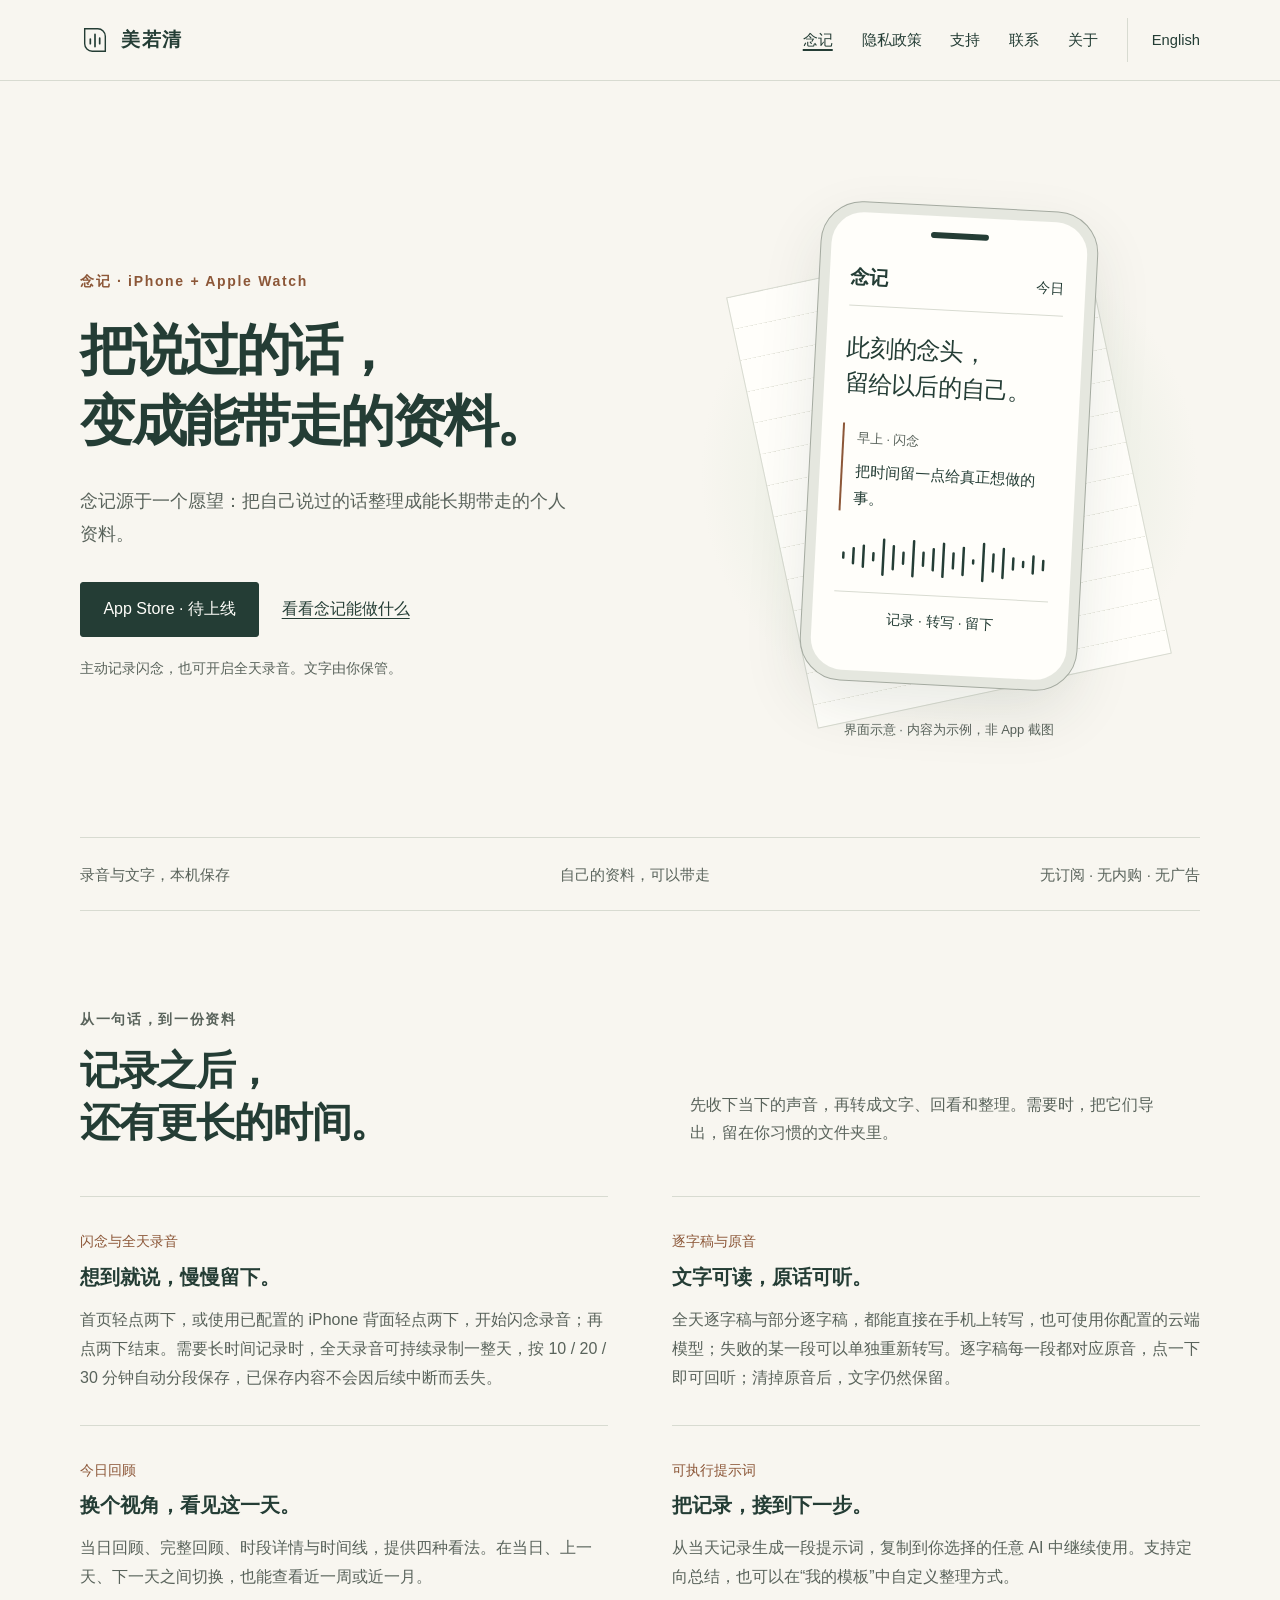
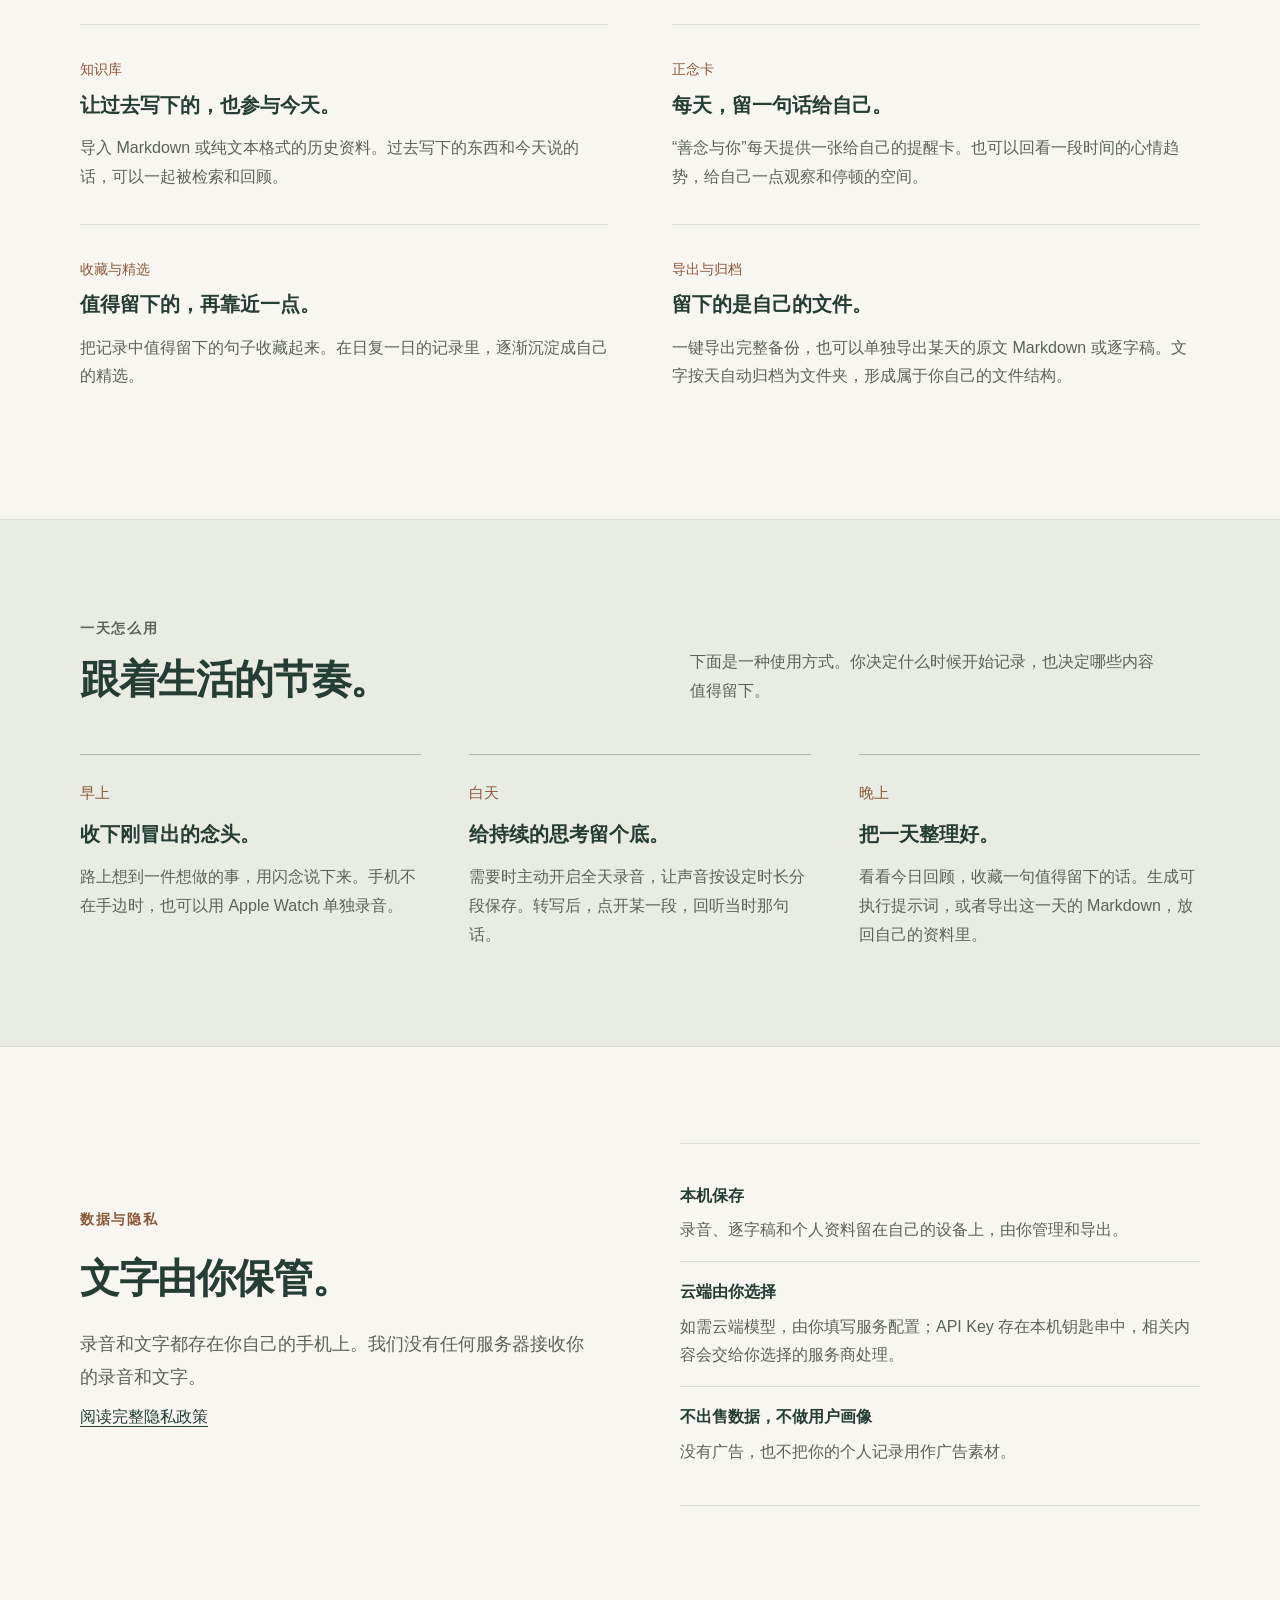
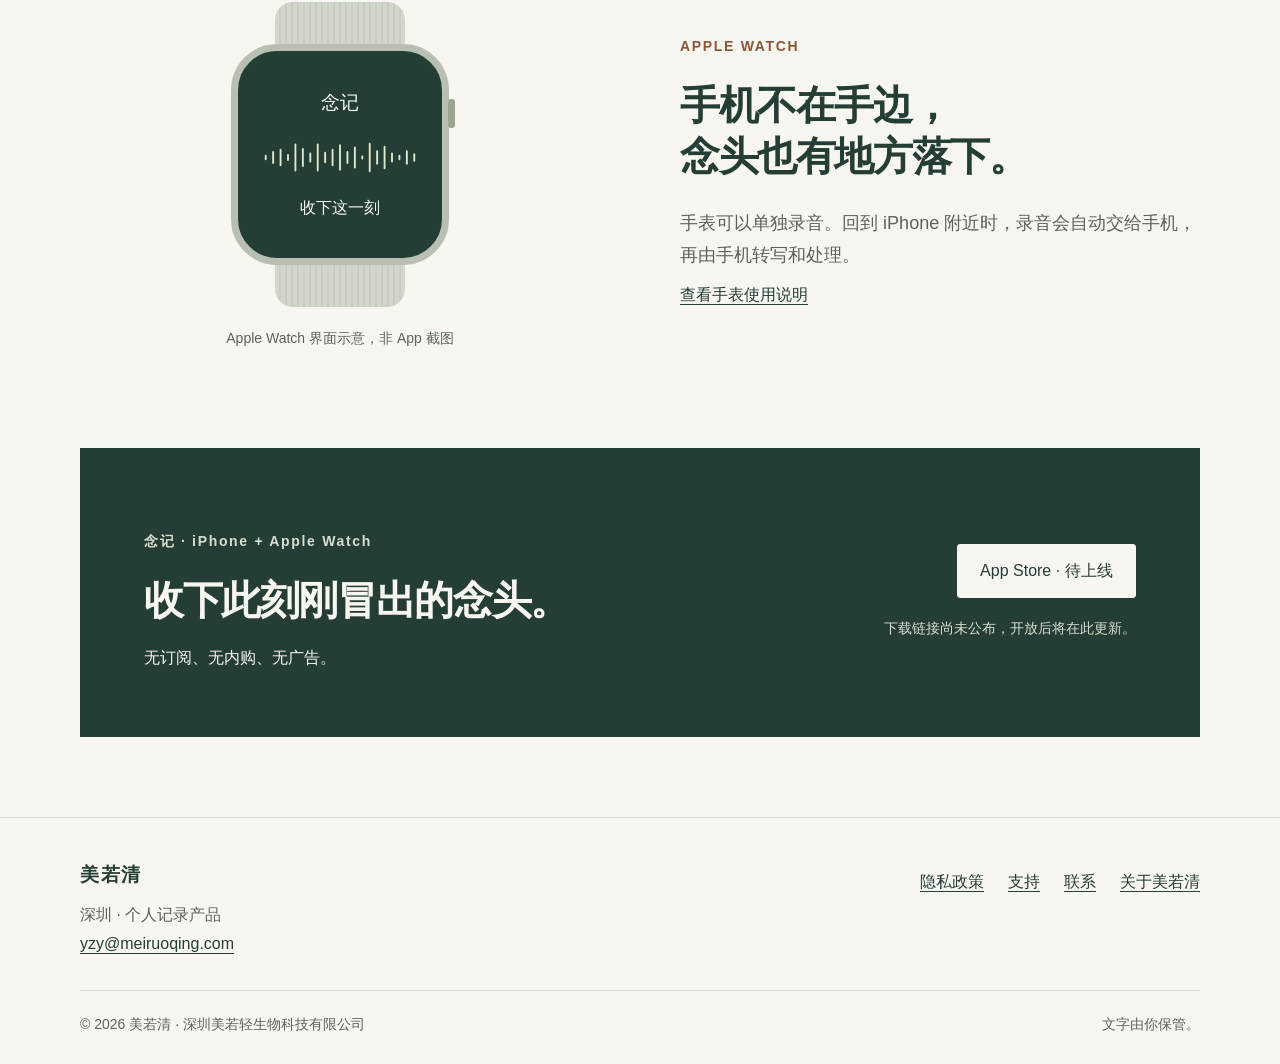
<file: index.html>
<!doctype html>
<html lang="zh-CN">
<head>
  <meta charset="utf-8">
  <meta name="viewport" content="width=device-width, initial-scale=1">
  <title>念记 — 把说过的话变成能带走的资料 · 美若清</title>
  <meta name="description" content="念记是美若清的 iPhone 与 Apple Watch 个人记录 App。主动记录闪念与全天录音，转写、回顾、收藏、导出，文字由你保管。无订阅、无内购、无广告。">
  <meta property="og:title" content="念记 — 把说过的话变成能带走的资料 · 美若清">
  <meta property="og:description" content="念记是美若清的 iPhone 与 Apple Watch 个人记录 App。主动记录闪念与全天录音，转写、回顾、收藏、导出，文字由你保管。无订阅、无内购、无广告。">
  <meta property="og:type" content="website">
  <meta property="og:site_name" content="美若清">
  <meta name="theme-color" content="#f8f6f0">
  <link rel="icon" href="icon.svg" type="image/svg+xml">
  <link rel="stylesheet" href="styles.css">
  <script src="script.js" defer></script>
</head>
<body>
  <a class="skip-link" href="#main">跳至主要内容</a>
  <header class="site-header">
    <div class="wrap header-inner">
      <a class="brand" href="index.html" aria-label="美若清首页">
        <svg viewBox="0 0 32 32" fill="none" aria-hidden="true"><path d="M5 4h14a8 8 0 0 1 8 8v16H13a8 8 0 0 1-8-8V4Z" stroke="currentColor" stroke-width="1.5"/><path d="M11 15v5m5-10v13m5-9v6" stroke="currentColor" stroke-width="1.8" stroke-linecap="round"/></svg>
        <span lang="zh-CN">美若清</span>
      </a>
      <button class="nav-toggle" type="button" aria-expanded="false" aria-controls="site-nav">菜单</button>
      <nav class="site-nav" id="site-nav" aria-label="主要导航">
        <a href="index.html" aria-current="page">念记</a>
        <a href="privacy.html">隐私政策</a>
        <a href="support.html">支持</a>
        <a href="contact.html">联系</a>
        <a href="about.html">关于</a>
        <a class="language" href="en.html" lang="en" hreflang="en">English</a>
      </nav>
    </div>
  </header>
  <main id="main" tabindex="-1">
    <section class="wrap hero" aria-labelledby="hero-heading">
      <div>
        <p class="eyebrow">念记 · iPhone + Apple Watch</p>
        <h1 id="hero-heading">把说过的话，<br>变成能带走的资料。</h1>
        <p class="lead">念记源于一个愿望：把自己说过的话整理成能长期带走的个人资料。</p>
        <div class="hero-actions">
          <!-- 上线后替换为真实链接，同时移除 data-pending，并更新按钮及提示文字。 -->
          <a class="button" href="#" data-pending="app-store">App Store · 待上线</a>
          <a class="text-link" href="#features">看看念记能做什么</a>
        </div>
        <p class="note">主动记录闪念，也可开启全天录音。文字由你保管。</p>
      </div>
      <figure class="visual">
        <div class="paper-sheet" aria-hidden="true"></div>
        <div class="phone" aria-hidden="true">
          <div class="phone-screen">
            <div class="phone-speaker"></div>
            <div class="mock-top"><strong>念记</strong><span>今日</span></div>
            <p class="mock-title">此刻的念头，<br>留给以后的自己。</p>
            <div class="mock-entry"><small>早上 · 闪念</small><p>把时间留一点给真正想做的事。</p></div>
            <svg class="wave" viewBox="0 0 210 45" fill="none" aria-hidden="true"><path d="M5 20v5m10-10v15m10-18v21m10-14v7m10-21v35m10-29v23m10-17v11m10-23v35m10-24v13m10-17v21m10-27v33m10-24v15m10-21v27m10-15v3m10-20v37m10-27v17m10-23v29m10-20v11m10-8v5m10-11v17m10-13v9" stroke="currentColor" stroke-width="2.5" stroke-linecap="round"/></svg>
            <div class="mock-action">记录 · 转写 · 留下</div>
          </div>
        </div>
        <figcaption>界面示意 · 内容为示例，非 App 截图</figcaption>
      </figure>
    </section>
    <div class="wrap principles" aria-label="产品原则">
      <span>录音与文字，本机保存</span><span>自己的资料，可以带走</span><span>无订阅 · 无内购 · 无广告</span>
    </div>
    <section class="wrap section" id="features" aria-labelledby="features-heading">
      <div class="section-heading">
        <div><p class="eyebrow">从一句话，到一份资料</p><h2 id="features-heading">记录之后，<br>还有更长的时间。</h2></div>
        <p>先收下当下的声音，再转成文字、回看和整理。需要时，把它们导出，留在你习惯的文件夹里。</p>
      </div>
      <div class="feature-grid">
        <article class="feature">
          <span class="feature-label">闪念与全天录音</span>
          <h3>想到就说，慢慢留下。</h3>
          <p>首页轻点两下，或使用已配置的 iPhone 背面轻点两下，开始闪念录音；再点两下结束。需要长时间记录时，全天录音可持续录制一整天，按 10 / 20 / 30 分钟自动分段保存，已保存内容不会因后续中断而丢失。</p>
        </article>
        <article class="feature">
          <span class="feature-label">逐字稿与原音</span>
          <h3>文字可读，原话可听。</h3>
          <p>全天逐字稿与部分逐字稿，都能直接在手机上转写，也可使用你配置的云端模型；失败的某一段可以单独重新转写。逐字稿每一段都对应原音，点一下即可回听；清掉原音后，文字仍然保留。</p>
        </article>
        <article class="feature">
          <span class="feature-label">今日回顾</span>
          <h3>换个视角，看见这一天。</h3>
          <p>当日回顾、完整回顾、时段详情与时间线，提供四种看法。在当日、上一天、下一天之间切换，也能查看近一周或近一月。</p>
        </article>
        <article class="feature">
          <span class="feature-label">可执行提示词</span>
          <h3>把记录，接到下一步。</h3>
          <p>从当天记录生成一段提示词，复制到你选择的任意 AI 中继续使用。支持定向总结，也可以在“我的模板”中自定义整理方式。</p>
        </article>
        <article class="feature">
          <span class="feature-label">知识库</span>
          <h3>让过去写下的，也参与今天。</h3>
          <p>导入 Markdown 或纯文本格式的历史资料。过去写下的东西和今天说的话，可以一起被检索和回顾。</p>
        </article>
        <article class="feature">
          <span class="feature-label">正念卡</span>
          <h3>每天，留一句话给自己。</h3>
          <p>“善念与你”每天提供一张给自己的提醒卡。也可以回看一段时间的心情趋势，给自己一点观察和停顿的空间。</p>
        </article>
        <article class="feature">
          <span class="feature-label">收藏与精选</span>
          <h3>值得留下的，再靠近一点。</h3>
          <p>把记录中值得留下的句子收藏起来。在日复一日的记录里，逐渐沉淀成自己的精选。</p>
        </article>
        <article class="feature">
          <span class="feature-label">导出与归档</span>
          <h3>留下的是自己的文件。</h3>
          <p>一键导出完整备份，也可以单独导出某天的原文 Markdown 或逐字稿。文字按天自动归档为文件夹，形成属于你自己的文件结构。</p>
        </article>
      </div>
    </section>
    <section class="day-section section" aria-labelledby="day-heading">
      <div class="wrap">
        <div class="section-heading">
          <div><p class="eyebrow">一天怎么用</p><h2 id="day-heading">跟着生活的节奏。</h2></div>
          <p>下面是一种使用方式。你决定什么时候开始记录，也决定哪些内容值得留下。</p>
        </div>
        <div class="day-grid">
          <article class="day-step"><span class="day-time">早上</span><h3>收下刚冒出的念头。</h3><p>路上想到一件想做的事，用闪念说下来。手机不在手边时，也可以用 Apple Watch 单独录音。</p></article>
          <article class="day-step"><span class="day-time">白天</span><h3>给持续的思考留个底。</h3><p>需要时主动开启全天录音，让声音按设定时长分段保存。转写后，点开某一段，回听当时那句话。</p></article>
          <article class="day-step"><span class="day-time">晚上</span><h3>把一天整理好。</h3><p>看看今日回顾，收藏一句值得留下的话。生成可执行提示词，或者导出这一天的 Markdown，放回自己的资料里。</p></article>
        </div>
      </div>
    </section>
    <section class="wrap section split" aria-labelledby="privacy-heading">
      <div>
        <p class="eyebrow">数据与隐私</p><h2 id="privacy-heading">文字由你保管。</h2>
        <p class="lead">录音和文字都存在你自己的手机上。我们没有任何服务器接收你的录音和文字。</p>
        <a class="text-link" href="privacy.html">阅读完整隐私政策</a>
      </div>
      <div class="ownership">
        <p><strong>本机保存</strong>录音、逐字稿和个人资料留在自己的设备上，由你管理和导出。</p>
        <p><strong>云端由你选择</strong>如需云端模型，由你填写服务配置；API Key 存在本机钥匙串中，相关内容会交给你选择的服务商处理。</p>
        <p><strong>不出售数据，不做用户画像</strong>没有广告，也不把你的个人记录用作广告素材。</p>
      </div>
    </section>
    <section class="wrap section split watch-section" aria-labelledby="watch-heading">
      <figure class="watch-art">
        <div class="watch-strap" aria-hidden="true"></div>
        <div class="watch-face" aria-hidden="true"><p>念记</p><svg class="wave" viewBox="0 0 210 45" fill="none" aria-hidden="true"><path d="M5 20v5m10-10v15m10-18v21m10-14v7m10-21v35m10-29v23m10-17v11m10-23v35m10-24v13m10-17v21m10-27v33m10-24v15m10-21v27m10-15v3m10-20v37m10-27v17m10-23v29m10-20v11m10-8v5m10-11v17m10-13v9" stroke="currentColor" stroke-width="2.5" stroke-linecap="round"/></svg><span>收下这一刻</span></div>
        <div class="watch-strap" aria-hidden="true"></div>
        <figcaption class="note">Apple Watch 界面示意，非 App 截图</figcaption>
      </figure>
      <div>
        <p class="eyebrow">APPLE WATCH</p><h2 id="watch-heading">手机不在手边，<br>念头也有地方落下。</h2>
        <p class="lead">手表可以单独录音。回到 iPhone 附近时，录音会自动交给手机，再由手机转写和处理。</p>
        <a class="text-link" href="support.html#watch">查看手表使用说明</a>
      </div>
    </section>
    <section class="wrap download" id="download" aria-labelledby="download-heading">
      <div>
        <p class="eyebrow">念记 · iPhone + Apple Watch</p>
        <h2 id="download-heading">收下此刻刚冒出的念头。</h2>
        <p>无订阅、无内购、无广告。</p>
      </div>
      <div class="download-action">
        <!-- 上线后替换为真实链接，同时移除 data-pending，并更新按钮及提示文字。 -->
        <a class="button" href="#" data-pending="app-store">App Store · 待上线</a>
        <p class="note">下载链接尚未公布，开放后将在此更新。</p>
      </div>
    </section>
  </main>
  <footer class="site-footer">
    <div class="wrap">
      <div class="footer-top">
        <div>
          <a class="brand" href="index.html" lang="zh-CN">美若清</a>
          <p>深圳 · 个人记录产品</p>
          <a href="mailto:yzy@meiruoqing.com">yzy@meiruoqing.com</a>
        </div>
        <nav class="footer-links" aria-label="页脚导航">
          <a href="privacy.html">隐私政策</a>
          <a href="support.html">支持</a>
          <a href="contact.html">联系</a>
          <a href="about.html">关于美若清</a>
        </nav>
      </div>
      <div class="footer-bottom">
        <span lang="zh-CN">© <span data-year>2026</span> 美若清 · 深圳美若轻生物科技有限公司</span>
        <span>文字由你保管。</span>
      </div>
    </div>
  </footer>
</body>
</html>
</file>
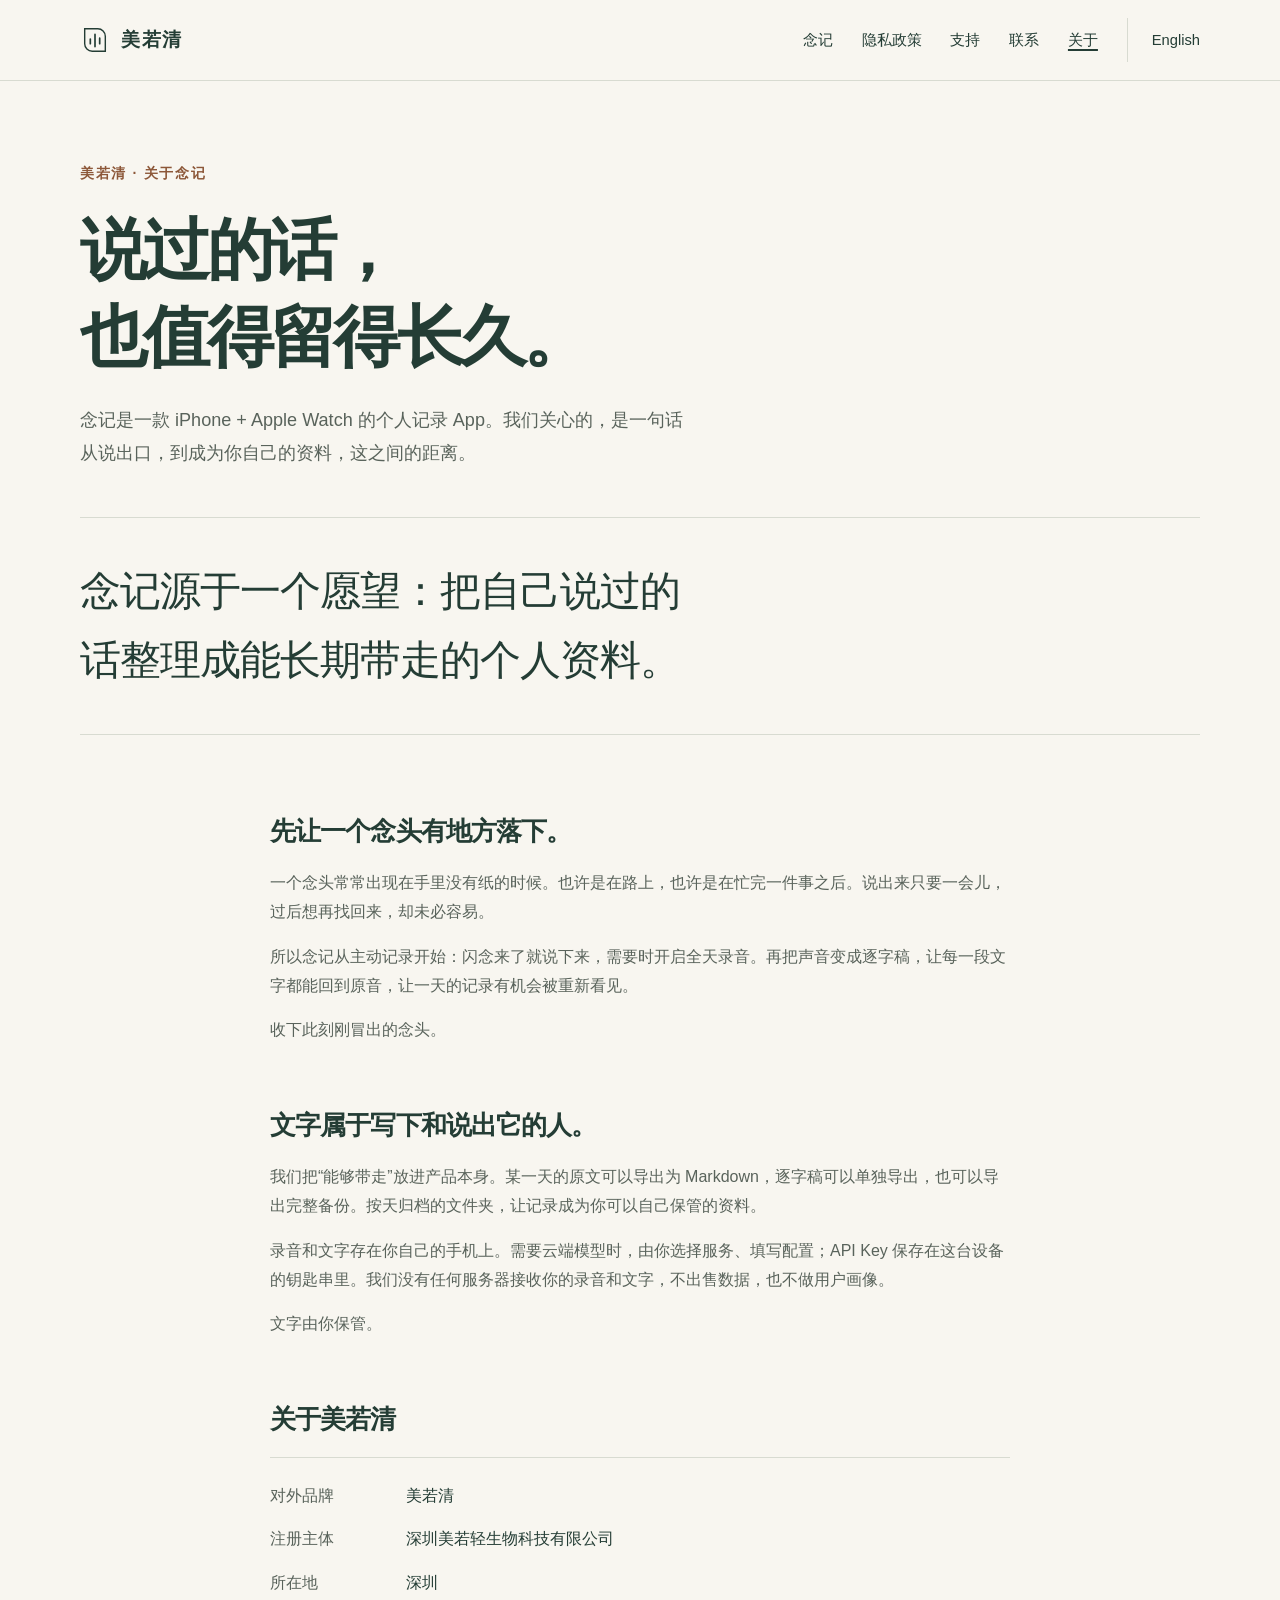
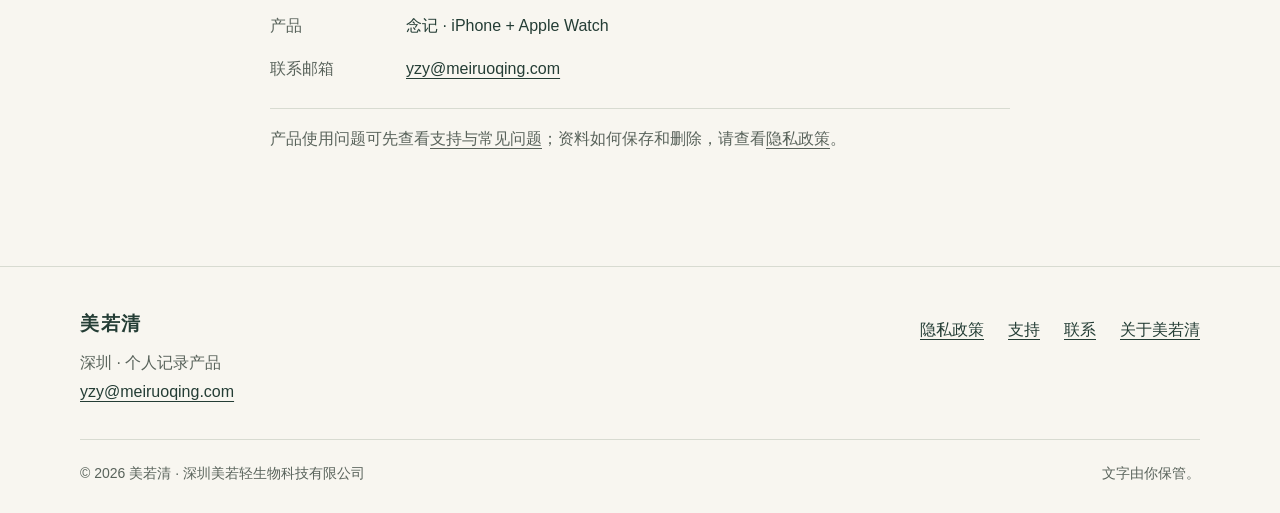
<file: about.html>
<!doctype html>
<html lang="zh-CN">
<head>
  <meta charset="utf-8">
  <meta name="viewport" content="width=device-width, initial-scale=1">
  <title>关于美若清与念记 — 文字由你保管</title>
  <meta name="description" content="念记源于一个愿望：把自己说过的话整理成能长期带走的个人资料。了解美若清的产品理念、对文字归属的坚持与公司信息。">
  <meta property="og:title" content="关于美若清与念记 — 文字由你保管">
  <meta property="og:description" content="念记源于一个愿望：把自己说过的话整理成能长期带走的个人资料。了解美若清的产品理念、对文字归属的坚持与公司信息。">
  <meta property="og:type" content="website">
  <meta property="og:site_name" content="美若清">
  <meta name="theme-color" content="#f8f6f0">
  <link rel="icon" href="icon.svg" type="image/svg+xml">
  <link rel="stylesheet" href="styles.css">
  <script src="script.js" defer></script>
</head>
<body>
  <a class="skip-link" href="#main">跳至主要内容</a>
  <header class="site-header">
    <div class="wrap header-inner">
      <a class="brand" href="index.html" aria-label="美若清首页">
        <svg viewBox="0 0 32 32" fill="none" aria-hidden="true"><path d="M5 4h14a8 8 0 0 1 8 8v16H13a8 8 0 0 1-8-8V4Z" stroke="currentColor" stroke-width="1.5"/><path d="M11 15v5m5-10v13m5-9v6" stroke="currentColor" stroke-width="1.8" stroke-linecap="round"/></svg>
        <span lang="zh-CN">美若清</span>
      </a>
      <button class="nav-toggle" type="button" aria-expanded="false" aria-controls="site-nav">菜单</button>
      <nav class="site-nav" id="site-nav" aria-label="主要导航">
        <a href="index.html">念记</a>
        <a href="privacy.html">隐私政策</a>
        <a href="support.html">支持</a>
        <a href="contact.html">联系</a>
        <a href="about.html" aria-current="page">关于</a>
        <a class="language" href="en.html" lang="en" hreflang="en">English</a>
      </nav>
    </div>
  </header>
  <main id="main" class="wrap" tabindex="-1">
    <header class="page-heading">
      <p class="eyebrow">美若清 · 关于念记</p><h1>说过的话，<br>也值得留得长久。</h1>
      <p class="lead">念记是一款 iPhone + Apple Watch 的个人记录 App。我们关心的，是一句话从说出口，到成为你自己的资料，这之间的距离。</p>
    </header>
    <blockquote class="story-quote">念记源于一个愿望：把自己说过的话整理成能长期带走的个人资料。</blockquote>
    <div class="story-body">
      <section aria-labelledby="why-heading"><h2 id="why-heading">先让一个念头有地方落下。</h2>
        <p>一个念头常常出现在手里没有纸的时候。也许是在路上，也许是在忙完一件事之后。说出来只要一会儿，过后想再找回来，却未必容易。</p>
        <p>所以念记从主动记录开始：闪念来了就说下来，需要时开启全天录音。再把声音变成逐字稿，让每一段文字都能回到原音，让一天的记录有机会被重新看见。</p>
        <p>收下此刻刚冒出的念头。</p>
      </section>
      <section aria-labelledby="words-heading"><h2 id="words-heading">文字属于写下和说出它的人。</h2>
        <p>我们把“能够带走”放进产品本身。某一天的原文可以导出为 Markdown，逐字稿可以单独导出，也可以导出完整备份。按天归档的文件夹，让记录成为你可以自己保管的资料。</p>
        <p>录音和文字存在你自己的手机上。需要云端模型时，由你选择服务、填写配置；API Key 保存在这台设备的钥匙串里。我们没有任何服务器接收你的录音和文字，不出售数据，也不做用户画像。</p>
        <p>文字由你保管。</p>
      </section>
      <section aria-labelledby="company-heading"><h2 id="company-heading">关于美若清</h2>
        <dl class="company-info"><dt>对外品牌</dt><dd>美若清</dd><dt>注册主体</dt><dd>深圳美若轻生物科技有限公司</dd><dt>所在地</dt><dd>深圳</dd><dt>产品</dt><dd>念记 · iPhone + Apple Watch</dd><dt>联系邮箱</dt><dd><a href="mailto:yzy@meiruoqing.com">yzy@meiruoqing.com</a></dd></dl>
        <p>产品使用问题可先查看<a href="support.html">支持与常见问题</a>；资料如何保存和删除，请查看<a href="privacy.html">隐私政策</a>。</p>
      </section>
    </div>
  </main>
  <footer class="site-footer">
    <div class="wrap">
      <div class="footer-top">
        <div>
          <a class="brand" href="index.html" lang="zh-CN">美若清</a>
          <p>深圳 · 个人记录产品</p>
          <a href="mailto:yzy@meiruoqing.com">yzy@meiruoqing.com</a>
        </div>
        <nav class="footer-links" aria-label="页脚导航">
          <a href="privacy.html">隐私政策</a>
          <a href="support.html">支持</a>
          <a href="contact.html">联系</a>
          <a href="about.html">关于美若清</a>
        </nav>
      </div>
      <div class="footer-bottom">
        <span lang="zh-CN">© <span data-year>2026</span> 美若清 · 深圳美若轻生物科技有限公司</span>
        <span>文字由你保管。</span>
      </div>
    </div>
  </footer>
</body>
</html>
</file>
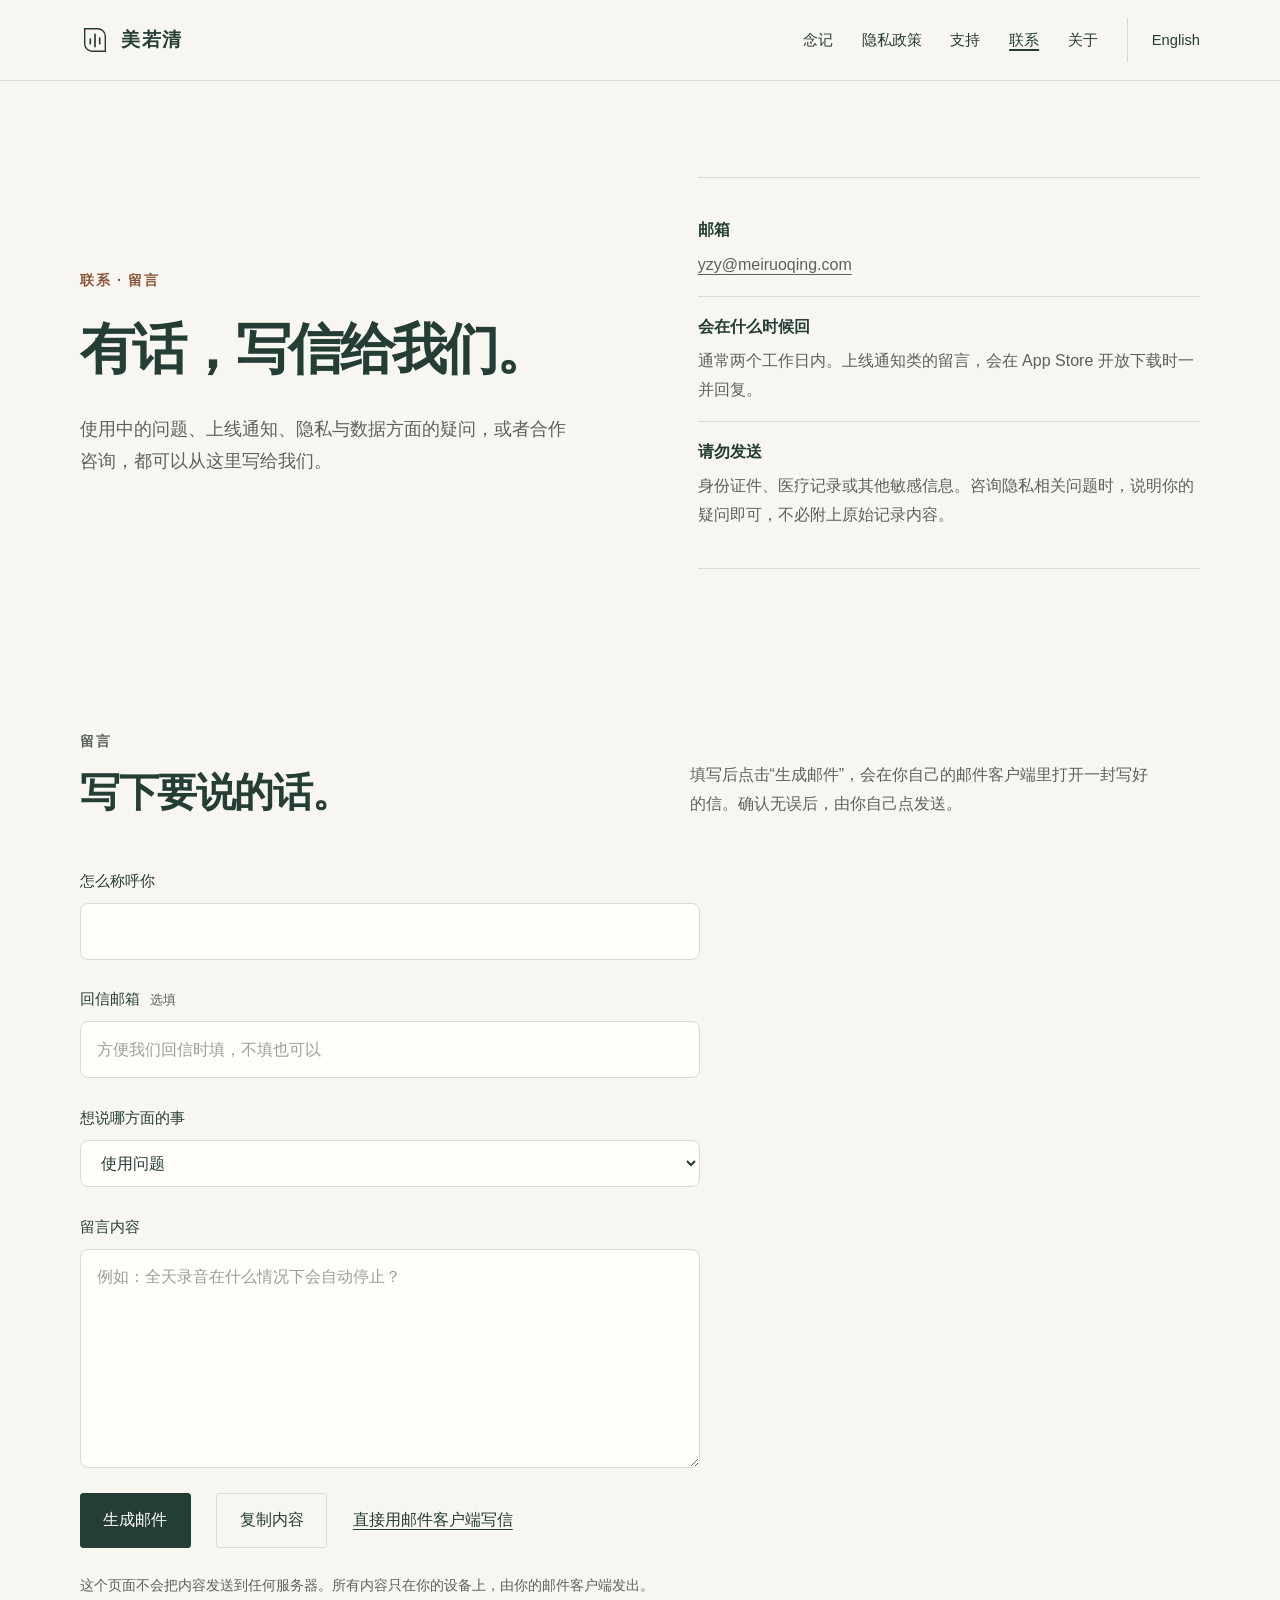
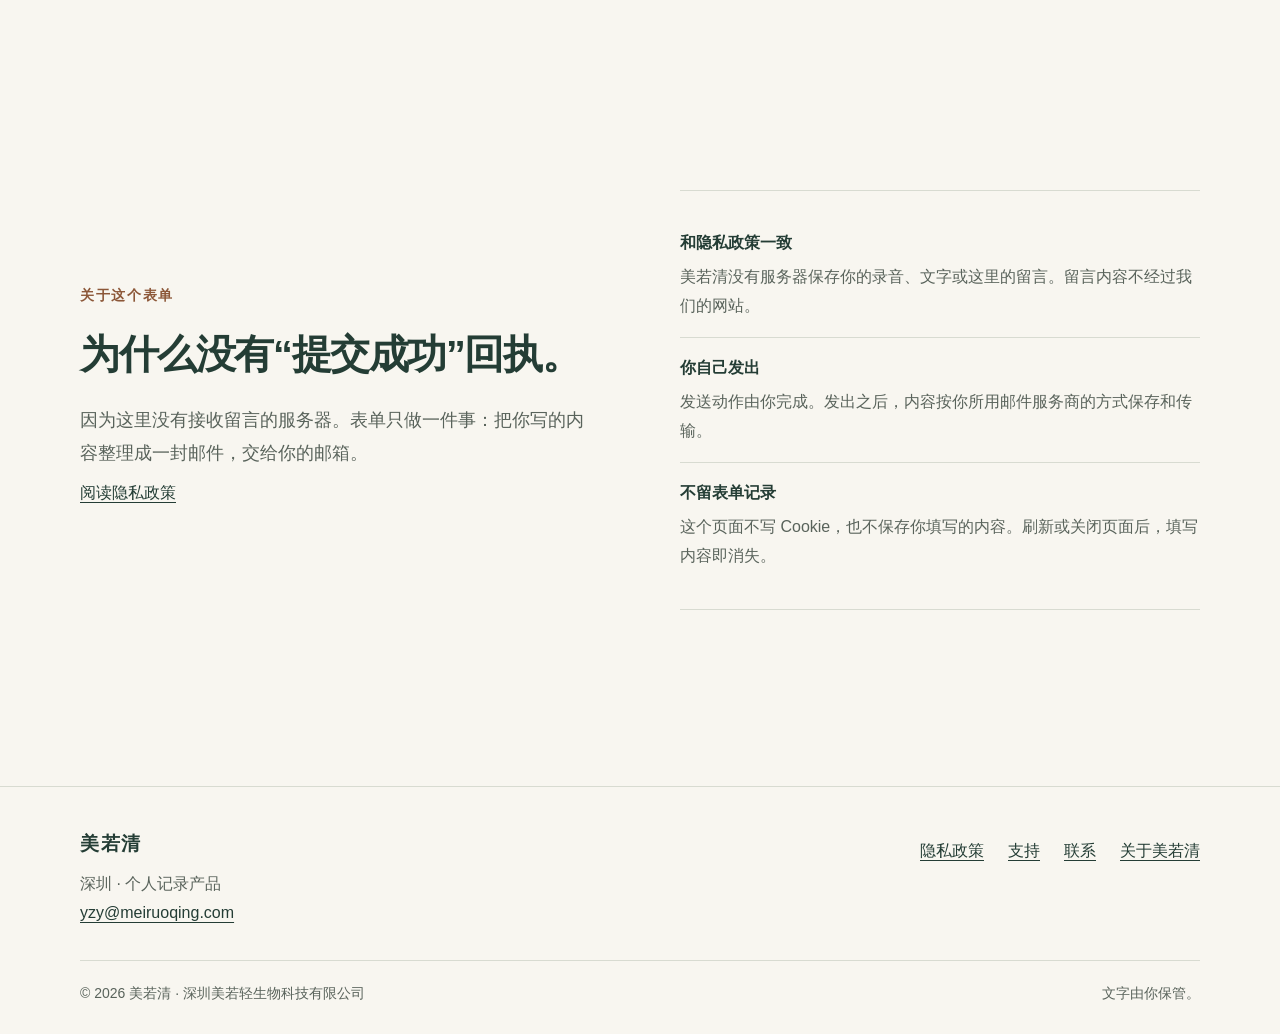
<file: contact.html>
<!doctype html>
<html lang="zh-CN">
<head>
  <meta charset="utf-8">
  <meta name="viewport" content="width=device-width, initial-scale=1">
  <title>联系与留言 — 念记 · 美若清</title>
  <meta name="description" content="给美若清念记团队留言：使用问题、上线通知、隐私与数据、合作咨询。留言由你自己的邮件客户端发出，不经过任何美若清服务器。">
  <meta property="og:title" content="联系与留言 — 念记 · 美若清">
  <meta property="og:description" content="给美若清念记团队留言：使用问题、上线通知、隐私与数据、合作咨询。">
  <meta property="og:type" content="website">
  <meta property="og:site_name" content="美若清">
  <meta name="theme-color" content="#f8f6f0">
  <link rel="icon" href="icon.svg" type="image/svg+xml">
  <link rel="stylesheet" href="styles.css">
  <script src="script.js" defer></script>
</head>
<body>
  <a class="skip-link" href="#main">跳至主要内容</a>
  <header class="site-header">
    <div class="wrap header-inner">
      <a class="brand" href="index.html" aria-label="美若清首页">
        <svg viewBox="0 0 32 32" fill="none" aria-hidden="true"><path d="M5 4h14a8 8 0 0 1 8 8v16H13a8 8 0 0 1-8-8V4Z" stroke="currentColor" stroke-width="1.5"/><path d="M11 15v5m5-10v13m5-9v6" stroke="currentColor" stroke-width="1.8" stroke-linecap="round"/></svg>
        <span lang="zh-CN">美若清</span>
      </a>
      <button class="nav-toggle" type="button" aria-expanded="false" aria-controls="site-nav">菜单</button>
      <nav class="site-nav" id="site-nav" aria-label="主要导航">
        <a href="index.html">念记</a>
        <a href="privacy.html">隐私政策</a>
        <a href="support.html">支持</a>
        <a href="contact.html" aria-current="page">联系</a>
        <a href="about.html">关于</a>
        <a class="language" href="en.html" lang="en" hreflang="en">English</a>
      </nav>
    </div>
  </header>
  <main id="main" tabindex="-1">
    <section class="wrap hero" aria-labelledby="contact-heading">
      <div>
        <p class="eyebrow">联系 · 留言</p>
        <h1 id="contact-heading">有话，写信给我们。</h1>
        <p class="lead">使用中的问题、上线通知、隐私与数据方面的疑问，或者合作咨询，都可以从这里写给我们。</p>
      </div>
      <div class="ownership">
        <p><strong>邮箱</strong><a href="mailto:yzy@meiruoqing.com">yzy@meiruoqing.com</a></p>
        <p><strong>会在什么时候回</strong>通常两个工作日内。上线通知类的留言，会在 App Store 开放下载时一并回复。</p>
        <p><strong>请勿发送</strong>身份证件、医疗记录或其他敏感信息。咨询隐私相关问题时，说明你的疑问即可，不必附上原始记录内容。</p>
      </div>
    </section>

    <section class="wrap section" aria-labelledby="form-heading">
      <div class="section-heading">
        <div><p class="eyebrow">留言</p><h2 id="form-heading">写下要说的话。</h2></div>
        <p>填写后点击“生成邮件”，会在你自己的邮件客户端里打开一封写好的信。确认无误后，由你自己点发送。</p>
      </div>

      <form class="contact-form" id="contact-form" action="mailto:yzy@meiruoqing.com" method="get" enctype="text/plain">
        <div class="form-field">
          <label for="cf-name">怎么称呼你</label>
          <input id="cf-name" name="name" type="text" autocomplete="name" maxlength="40" required>
        </div>
        <div class="form-field">
          <label for="cf-email">回信邮箱 <span class="label-hint">选填</span></label>
          <input id="cf-email" name="email" type="email" autocomplete="email" maxlength="80" placeholder="方便我们回信时填，不填也可以">
        </div>
        <div class="form-field">
          <label for="cf-topic">想说哪方面的事</label>
          <select id="cf-topic" name="topic">
            <option value="使用问题">使用问题</option>
            <option value="上线通知">App 上线通知</option>
            <option value="隐私与数据">隐私与数据</option>
            <option value="合作咨询">合作咨询</option>
            <option value="其他">其他</option>
          </select>
        </div>
        <div class="form-field">
          <label for="cf-message">留言内容</label>
          <textarea id="cf-message" name="message" rows="7" maxlength="1200" required placeholder="例如：全天录音在什么情况下会自动停止？"></textarea>
        </div>
        <div class="form-actions">
          <button class="button" type="submit">生成邮件</button>
          <button class="button button-ghost" type="button" id="cf-copy">复制内容</button>
          <a class="text-link" href="mailto:yzy@meiruoqing.com">直接用邮件客户端写信</a>
        </div>
        <p class="form-note" id="cf-status" role="status" aria-live="polite">这个页面不会把内容发送到任何服务器。所有内容只在你的设备上，由你的邮件客户端发出。</p>
      </form>

      <noscript>
        <p class="note">当前浏览器未启用 JavaScript。请直接写信到 <a href="mailto:yzy@meiruoqing.com">yzy@meiruoqing.com</a>，并注明想咨询的方面。</p>
      </noscript>
    </section>

    <section class="wrap section split" aria-labelledby="privacy-note-heading">
      <div>
        <p class="eyebrow">关于这个表单</p><h2 id="privacy-note-heading">为什么没有“提交成功”回执。</h2>
        <p class="lead">因为这里没有接收留言的服务器。表单只做一件事：把你写的内容整理成一封邮件，交给你的邮箱。</p>
        <a class="text-link" href="privacy.html">阅读隐私政策</a>
      </div>
      <div class="ownership">
        <p><strong>和隐私政策一致</strong>美若清没有服务器保存你的录音、文字或这里的留言。留言内容不经过我们的网站。</p>
        <p><strong>你自己发出</strong>发送动作由你完成。发出之后，内容按你所用邮件服务商的方式保存和传输。</p>
        <p><strong>不留表单记录</strong>这个页面不写 Cookie，也不保存你填写的内容。刷新或关闭页面后，填写内容即消失。</p>
      </div>
    </section>
  </main>
  <footer class="site-footer">
    <div class="wrap">
      <div class="footer-top">
        <div>
          <a class="brand" href="index.html" lang="zh-CN">美若清</a>
          <p>深圳 · 个人记录产品</p>
          <a href="mailto:yzy@meiruoqing.com">yzy@meiruoqing.com</a>
        </div>
        <nav class="footer-links" aria-label="页脚导航">
          <a href="privacy.html">隐私政策</a>
          <a href="support.html">支持</a>
          <a href="contact.html">联系</a>
          <a href="about.html">关于美若清</a>
        </nav>
      </div>
      <div class="footer-bottom">
        <span lang="zh-CN">© <span data-year>2026</span> 美若清 · 深圳美若轻生物科技有限公司</span>
        <span>文字由你保管。</span>
      </div>
    </div>
  </footer>
  <script>
    (function () {
      var form = document.getElementById('contact-form');
      var status = document.getElementById('cf-status');
      var copy = document.getElementById('cf-copy');
      if (!form) return;

      function build() {
        var name = (form.elements.name.value || '').trim();
        var email = (form.elements.email.value || '').trim();
        var topic = form.elements.topic.value || '留言';
        var message = (form.elements.message.value || '').trim();
        var subject = '【念记】' + topic + (name ? ' · ' + name : '');
        var body = '称呼：' + name + '\n回信邮箱：' + (email || '（未填写）') + '\n方面：' + topic + '\n\n' + message + '\n\n--\n来自 legal.meiruoqing.com 留言入口';
        return { subject: subject, body: body };
      }

      function mailto() {
        var d = build();
        return 'mailto:yzy@meiruoqing.com?subject=' + encodeURIComponent(d.subject) + '&body=' + encodeURIComponent(d.body);
      }

      form.addEventListener('submit', function (e) {
        e.preventDefault();
        if (!form.checkValidity()) {
          form.reportValidity();
          return;
        }
        window.location.href = mailto();
        status.textContent = '已在你的邮件客户端里打开这封信。确认内容后，由你点发送。';
        status.setAttribute('data-state', 'ok');
      });

      if (copy) {
        copy.addEventListener('click', function () {
          if (!form.checkValidity()) {
            form.reportValidity();
            return;
          }
          var d = build();
          var text = '收件人：yzy@meiruoqing.com\n主题：' + d.subject + '\n\n' + d.body;
          function done(ok) {
            status.textContent = ok
              ? '已复制。粘贴到你的邮箱或其它工具里，发给 yzy@meiruoqing.com 即可。'
              : '复制未成功。请手动选中内容复制，或直接用邮件客户端写信。';
            status.setAttribute('data-state', ok ? 'ok' : 'warn');
          }
          function fallbackCopy(value) {
            var ta = document.createElement('textarea');
            ta.value = value;
            ta.setAttribute('readonly', '');
            ta.style.position = 'fixed';
            ta.style.top = '0';
            ta.style.opacity = '0';
            document.body.appendChild(ta);
            ta.focus();
            ta.select();
            ta.setSelectionRange(0, value.length);
            var ok = false;
            try { ok = document.execCommand('copy'); } catch (err) { ok = false; }
            document.body.removeChild(ta);
            return ok;
          }
          if (navigator.clipboard && navigator.clipboard.writeText) {
            navigator.clipboard.writeText(text).then(function () { done(true); }, function () { done(fallbackCopy(text)); });
          } else {
            done(fallbackCopy(text));
          }
        });
      }
    }());
  </script>
</body>
</html>
</file>
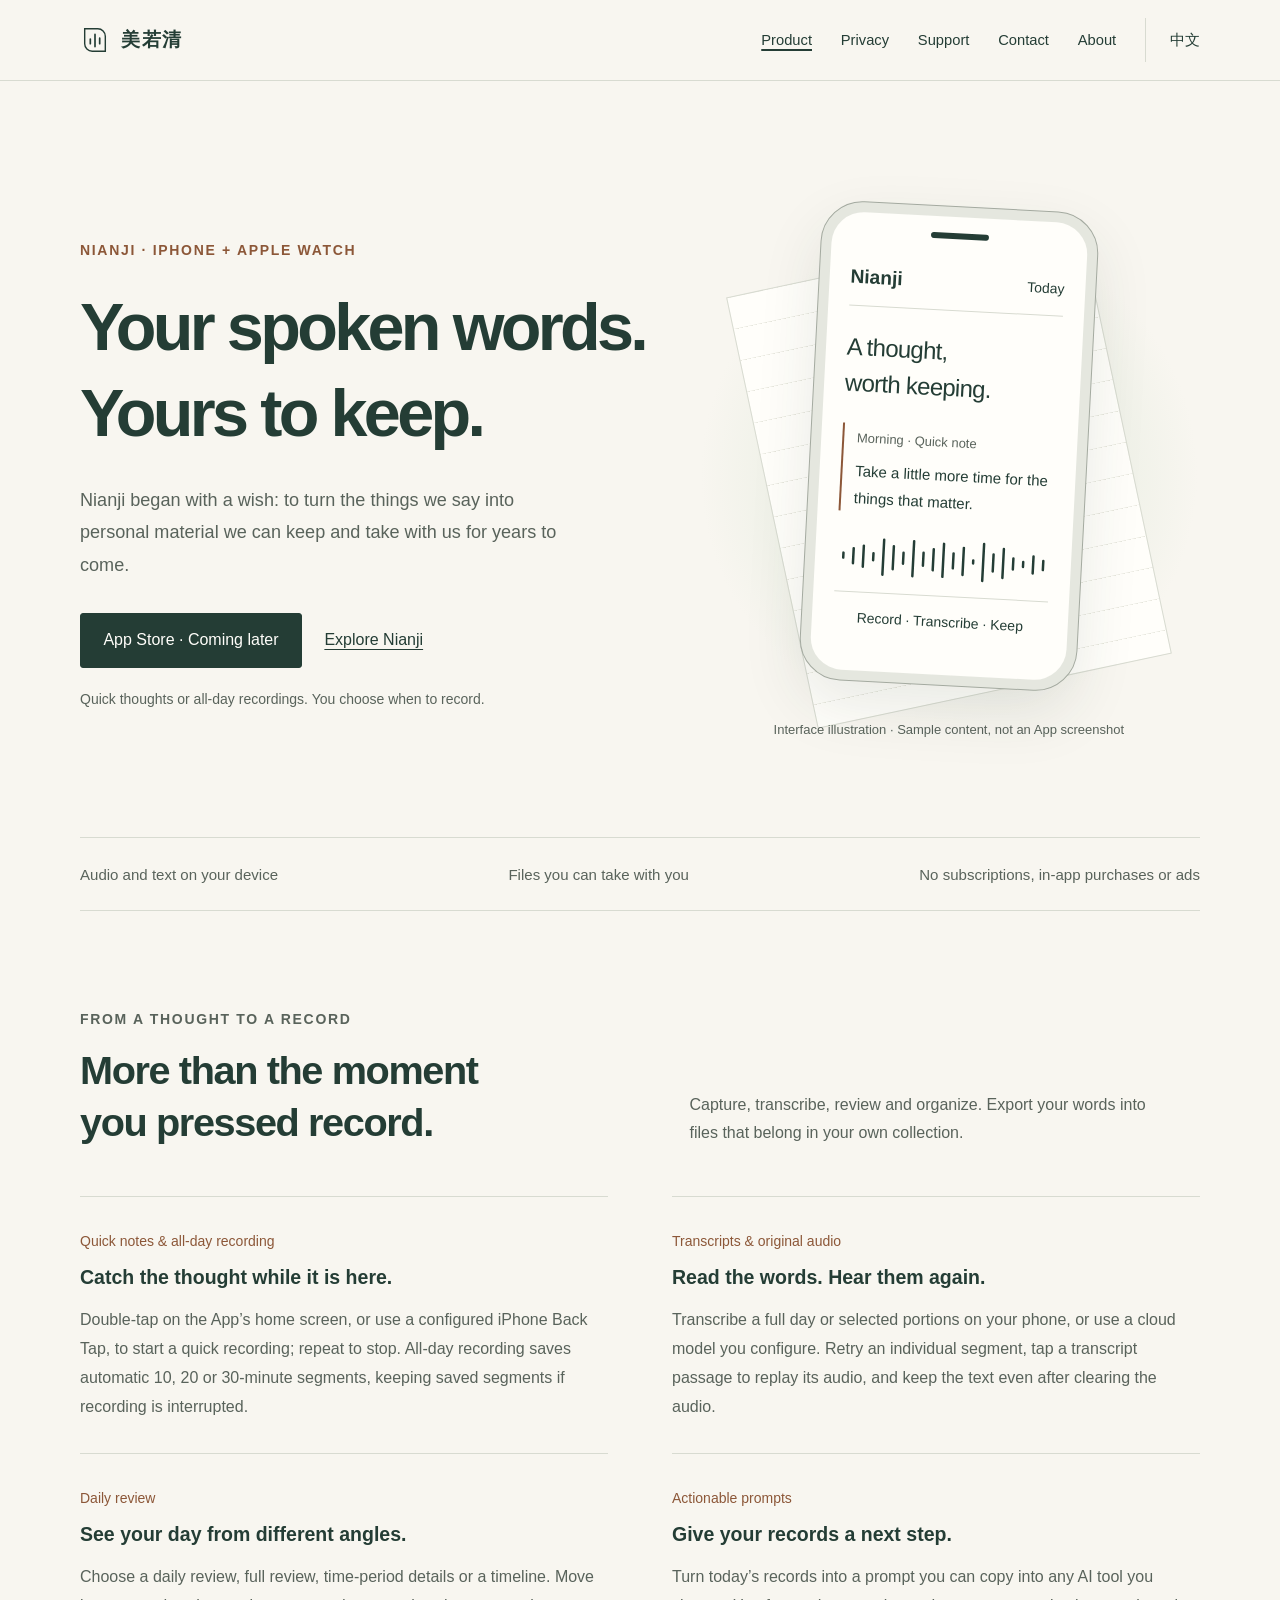
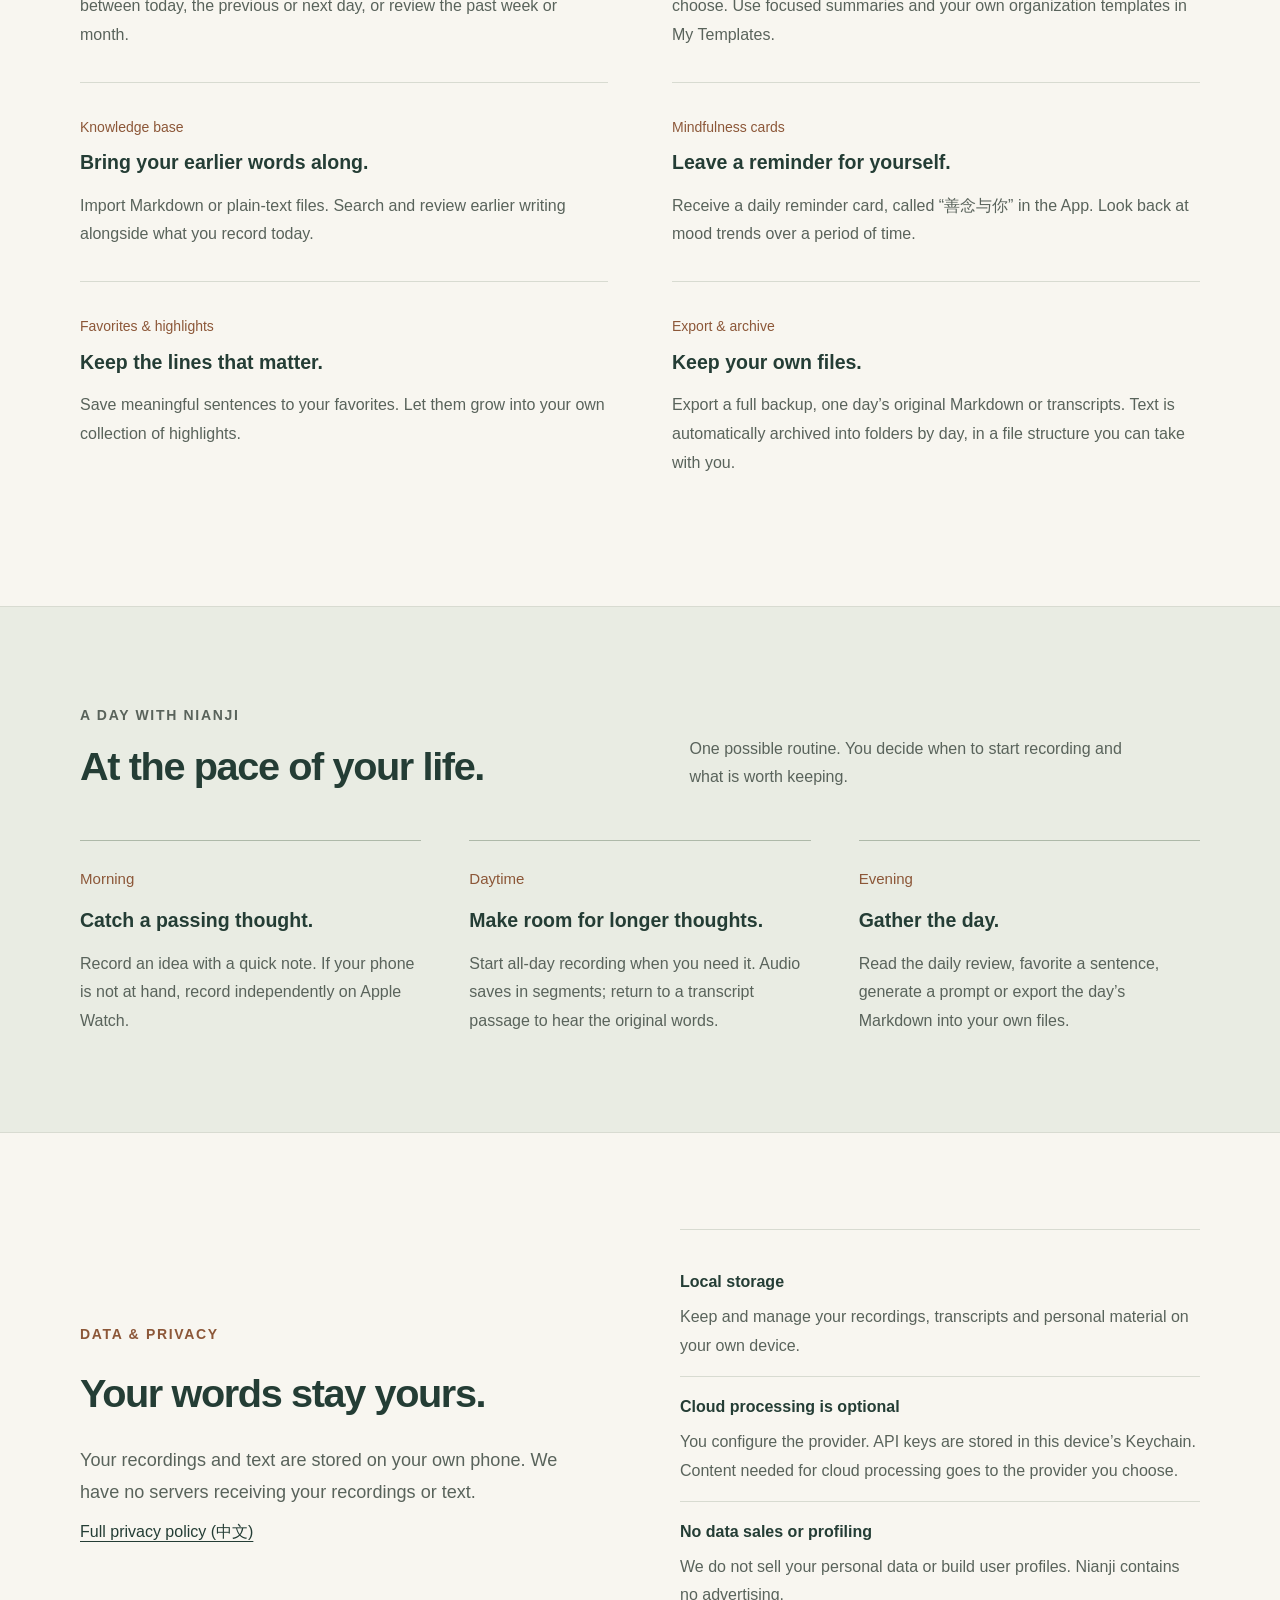
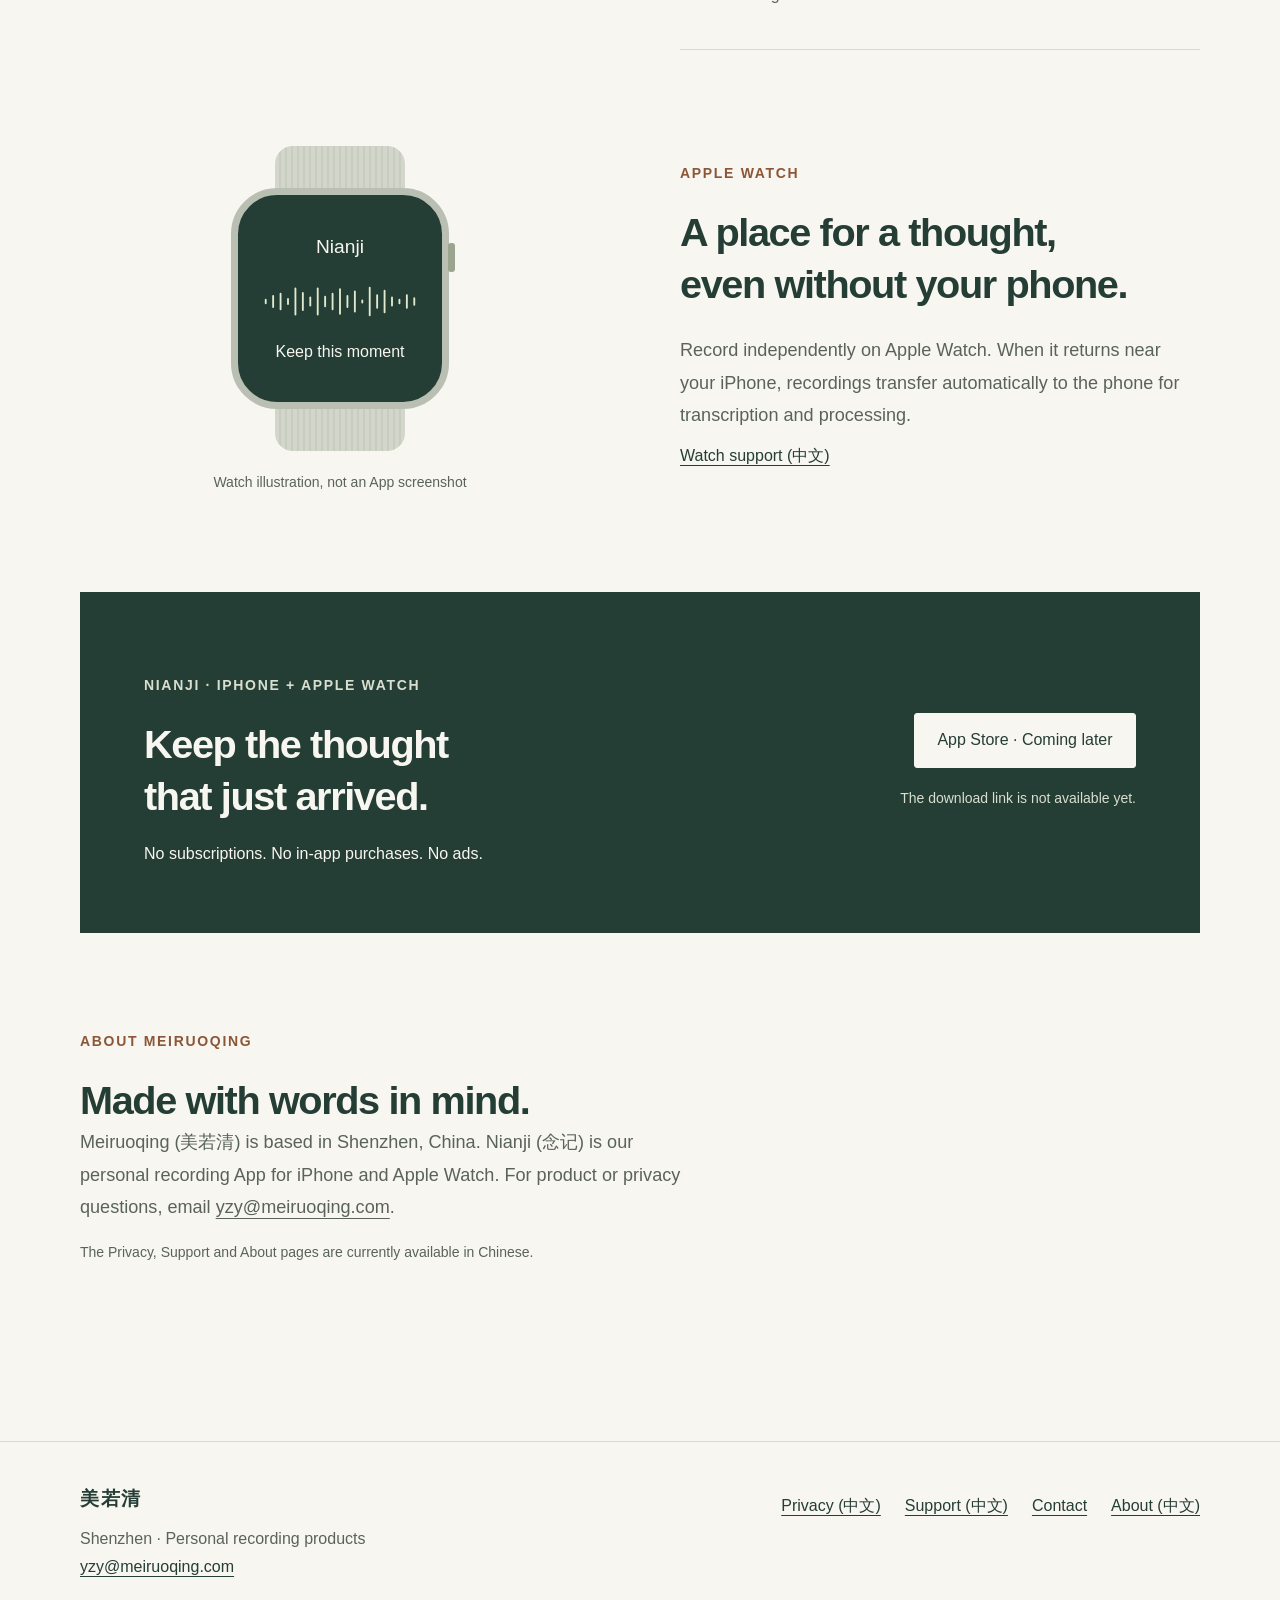
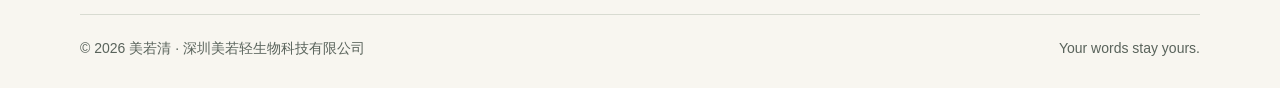
<file: en.html>
<!doctype html>
<html lang="en">
<head>
  <meta charset="utf-8">
  <meta name="viewport" content="width=device-width, initial-scale=1">
  <title>Nianji — Your spoken words, yours to keep · 美若清</title>
  <meta name="description" content="Nianji is a personal recording App for iPhone and Apple Watch. Capture thoughts, transcribe on your phone, review and export your own files. No subscriptions, in-app purchases or ads.">
  <meta property="og:title" content="Nianji — Your spoken words, yours to keep · 美若清">
  <meta property="og:description" content="Nianji is a personal recording App for iPhone and Apple Watch. Capture thoughts, transcribe on your phone, review and export your own files. No subscriptions, in-app purchases or ads.">
  <meta property="og:type" content="website">
  <meta property="og:site_name" content="美若清">
  <meta name="theme-color" content="#f8f6f0">
  <link rel="icon" href="icon.svg" type="image/svg+xml">
  <link rel="stylesheet" href="styles.css">
  <script src="script.js" defer></script>
</head>
<body>
  <a class="skip-link" href="#main">Skip to content</a>
  <header class="site-header">
    <div class="wrap header-inner">
      <a class="brand" href="en.html" aria-label="美若清 home">
        <svg viewBox="0 0 32 32" fill="none" aria-hidden="true"><path d="M5 4h14a8 8 0 0 1 8 8v16H13a8 8 0 0 1-8-8V4Z" stroke="currentColor" stroke-width="1.5"/><path d="M11 15v5m5-10v13m5-9v6" stroke="currentColor" stroke-width="1.8" stroke-linecap="round"/></svg>
        <span lang="zh-CN">美若清</span>
      </a>
      <button class="nav-toggle" type="button" aria-expanded="false" aria-controls="site-nav">Menu</button>
      <nav class="site-nav" id="site-nav" aria-label="Main navigation">
        <a href="en.html" aria-current="page">Product</a>
        <a href="privacy.html">Privacy</a>
        <a href="support.html">Support</a>
        <a href="contact.html">Contact</a>
        <a href="about.html">About</a>
        <a class="language" href="index.html" lang="zh-CN" hreflang="zh-CN">中文</a>
      </nav>
    </div>
  </header>
  <main id="main" tabindex="-1">
    <section class="wrap hero" aria-labelledby="hero-heading">
      <div>
        <p class="eyebrow">NIANJI · IPHONE + APPLE WATCH</p><h1 id="hero-heading">Your spoken words.<br>Yours to keep.</h1>
        <p class="lead">Nianji began with a wish: to turn the things we say into personal material we can keep and take with us for years to come.</p>
        <div class="hero-actions">
          <!-- 上线后替换为真实链接，同时移除 data-pending，并更新按钮及提示文字。 -->
          <a class="button" href="#" data-pending="app-store">App Store · Coming later</a><a class="text-link" href="#features">Explore Nianji</a>
        </div>
        <p class="note">Quick thoughts or all-day recordings. You choose when to record.</p>
      </div>
      <figure class="visual">
        <div class="paper-sheet" aria-hidden="true"></div>
        <div class="phone" aria-hidden="true">
          <div class="phone-screen">
            <div class="phone-speaker"></div>
            <div class="mock-top"><strong>Nianji</strong><span>Today</span></div>
            <p class="mock-title">A thought,<br>worth keeping.</p>
            <div class="mock-entry"><small>Morning · Quick note</small><p>Take a little more time for the things that matter.</p></div>
            <svg class="wave" viewBox="0 0 210 45" fill="none" aria-hidden="true"><path d="M5 20v5m10-10v15m10-18v21m10-14v7m10-21v35m10-29v23m10-17v11m10-23v35m10-24v13m10-17v21m10-27v33m10-24v15m10-21v27m10-15v3m10-20v37m10-27v17m10-23v29m10-20v11m10-8v5m10-11v17m10-13v9" stroke="currentColor" stroke-width="2.5" stroke-linecap="round"/></svg>
            <div class="mock-action">Record · Transcribe · Keep</div>
          </div>
        </div>
        <figcaption>Interface illustration · Sample content, not an App screenshot</figcaption>
      </figure>
    </section>
    <div class="wrap principles" aria-label="Product principles"><span>Audio and text on your device</span><span>Files you can take with you</span><span>No subscriptions, in-app purchases or ads</span></div>
    <section class="wrap section" id="features" aria-labelledby="features-heading">
      <div class="section-heading"><div><p class="eyebrow">FROM A THOUGHT TO A RECORD</p><h2 id="features-heading">More than the moment<br>you pressed record.</h2></div><p>Capture, transcribe, review and organize. Export your words into files that belong in your own collection.</p></div>
      <div class="feature-grid">
        <article class="feature"><span class="feature-label">Quick notes & all-day recording</span><h3>Catch the thought while it is here.</h3><p>Double-tap on the App’s home screen, or use a configured iPhone Back Tap, to start a quick recording; repeat to stop. All-day recording saves automatic 10, 20 or 30-minute segments, keeping saved segments if recording is interrupted.</p></article>
        <article class="feature"><span class="feature-label">Transcripts & original audio</span><h3>Read the words. Hear them again.</h3><p>Transcribe a full day or selected portions on your phone, or use a cloud model you configure. Retry an individual segment, tap a transcript passage to replay its audio, and keep the text even after clearing the audio.</p></article>
        <article class="feature"><span class="feature-label">Daily review</span><h3>See your day from different angles.</h3><p>Choose a daily review, full review, time-period details or a timeline. Move between today, the previous or next day, or review the past week or month.</p></article>
        <article class="feature"><span class="feature-label">Actionable prompts</span><h3>Give your records a next step.</h3><p>Turn today’s records into a prompt you can copy into any AI tool you choose. Use focused summaries and your own organization templates in My Templates.</p></article>
        <article class="feature"><span class="feature-label">Knowledge base</span><h3>Bring your earlier words along.</h3><p>Import Markdown or plain-text files. Search and review earlier writing alongside what you record today.</p></article>
        <article class="feature"><span class="feature-label">Mindfulness cards</span><h3>Leave a reminder for yourself.</h3><p>Receive a daily reminder card, called “善念与你” in the App. Look back at mood trends over a period of time.</p></article>
        <article class="feature"><span class="feature-label">Favorites & highlights</span><h3>Keep the lines that matter.</h3><p>Save meaningful sentences to your favorites. Let them grow into your own collection of highlights.</p></article>
        <article class="feature"><span class="feature-label">Export & archive</span><h3>Keep your own files.</h3><p>Export a full backup, one day’s original Markdown or transcripts. Text is automatically archived into folders by day, in a file structure you can take with you.</p></article>
      </div>
    </section>
    <section class="day-section section" aria-labelledby="day-heading"><div class="wrap">
      <div class="section-heading"><div><p class="eyebrow">A DAY WITH NIANJI</p><h2 id="day-heading">At the pace of your life.</h2></div><p>One possible routine. You decide when to start recording and what is worth keeping.</p></div>
      <div class="day-grid">
        <article class="day-step"><span class="day-time">Morning</span><h3>Catch a passing thought.</h3><p>Record an idea with a quick note. If your phone is not at hand, record independently on Apple Watch.</p></article>
        <article class="day-step"><span class="day-time">Daytime</span><h3>Make room for longer thoughts.</h3><p>Start all-day recording when you need it. Audio saves in segments; return to a transcript passage to hear the original words.</p></article>
        <article class="day-step"><span class="day-time">Evening</span><h3>Gather the day.</h3><p>Read the daily review, favorite a sentence, generate a prompt or export the day’s Markdown into your own files.</p></article>
      </div>
    </div></section>
    <section class="wrap section split" aria-labelledby="privacy-heading">
      <div><p class="eyebrow">DATA & PRIVACY</p><h2 id="privacy-heading">Your words stay yours.</h2><p class="lead">Your recordings and text are stored on your own phone. We have no servers receiving your recordings or text.</p><a class="text-link" href="privacy.html">Full privacy policy (中文)</a></div>
      <div class="ownership"><p><strong>Local storage</strong>Keep and manage your recordings, transcripts and personal material on your own device.</p><p><strong>Cloud processing is optional</strong>You configure the provider. API keys are stored in this device’s Keychain. Content needed for cloud processing goes to the provider you choose.</p><p><strong>No data sales or profiling</strong>We do not sell your personal data or build user profiles. Nianji contains no advertising.</p></div>
    </section>
    <section class="wrap section split watch-section" aria-labelledby="watch-heading">
      <figure class="watch-art"><div class="watch-strap" aria-hidden="true"></div><div class="watch-face" aria-hidden="true"><p>Nianji</p><svg class="wave" viewBox="0 0 210 45" fill="none" aria-hidden="true"><path d="M5 20v5m10-10v15m10-18v21m10-14v7m10-21v35m10-29v23m10-17v11m10-23v35m10-24v13m10-17v21m10-27v33m10-24v15m10-21v27m10-15v3m10-20v37m10-27v17m10-23v29m10-20v11m10-8v5m10-11v17m10-13v9" stroke="currentColor" stroke-width="2.5" stroke-linecap="round"/></svg><span>Keep this moment</span></div><div class="watch-strap" aria-hidden="true"></div><figcaption class="note">Watch illustration, not an App screenshot</figcaption></figure>
      <div><p class="eyebrow">APPLE WATCH</p><h2 id="watch-heading">A place for a thought,<br>even without your phone.</h2><p class="lead">Record independently on Apple Watch. When it returns near your iPhone, recordings transfer automatically to the phone for transcription and processing.</p><a class="text-link" href="support.html#watch">Watch support (中文)</a></div>
    </section>
    <section class="wrap download" id="download" aria-labelledby="download-heading">
      <div>
        <p class="eyebrow">NIANJI · IPHONE + APPLE WATCH</p>
        <h2 id="download-heading">Keep the thought<br>that just arrived.</h2>
        <p>No subscriptions. No in-app purchases. No ads.</p>
      </div>
      <div class="download-action">
        <!-- 上线后替换为真实链接，同时移除 data-pending，并更新按钮及提示文字。 -->
        <a class="button" href="#" data-pending="app-store">App Store · Coming later</a>
        <p class="note">The download link is not available yet.</p>
      </div>
    </section>
    <section class="wrap section" aria-labelledby="company-heading"><p class="eyebrow">ABOUT MEIRUOQING</p><h2 id="company-heading">Made with words in mind.</h2><p class="lead">Meiruoqing (美若清) is based in Shenzhen, China. Nianji (念记) is our personal recording App for iPhone and Apple Watch. For product or privacy questions, email <a href="mailto:yzy@meiruoqing.com">yzy@meiruoqing.com</a>.</p><p class="note">The Privacy, Support and About pages are currently available in Chinese.</p></section>
  </main>
  <footer class="site-footer">
    <div class="wrap">
      <div class="footer-top">
        <div>
          <a class="brand" href="en.html" lang="zh-CN">美若清</a>
          <p>Shenzhen · Personal recording products</p>
          <a href="mailto:yzy@meiruoqing.com">yzy@meiruoqing.com</a>
        </div>
        <nav class="footer-links" aria-label="Footer navigation">
          <a href="privacy.html">Privacy (中文)</a>
          <a href="support.html">Support (中文)</a>
          <a href="contact.html">Contact</a>
          <a href="about.html">About (中文)</a>
        </nav>
      </div>
      <div class="footer-bottom">
        <span lang="zh-CN">© <span data-year>2026</span> 美若清 · 深圳美若轻生物科技有限公司</span>
        <span>Your words stay yours.</span>
      </div>
    </div>
  </footer>
</body>
</html>
</file>
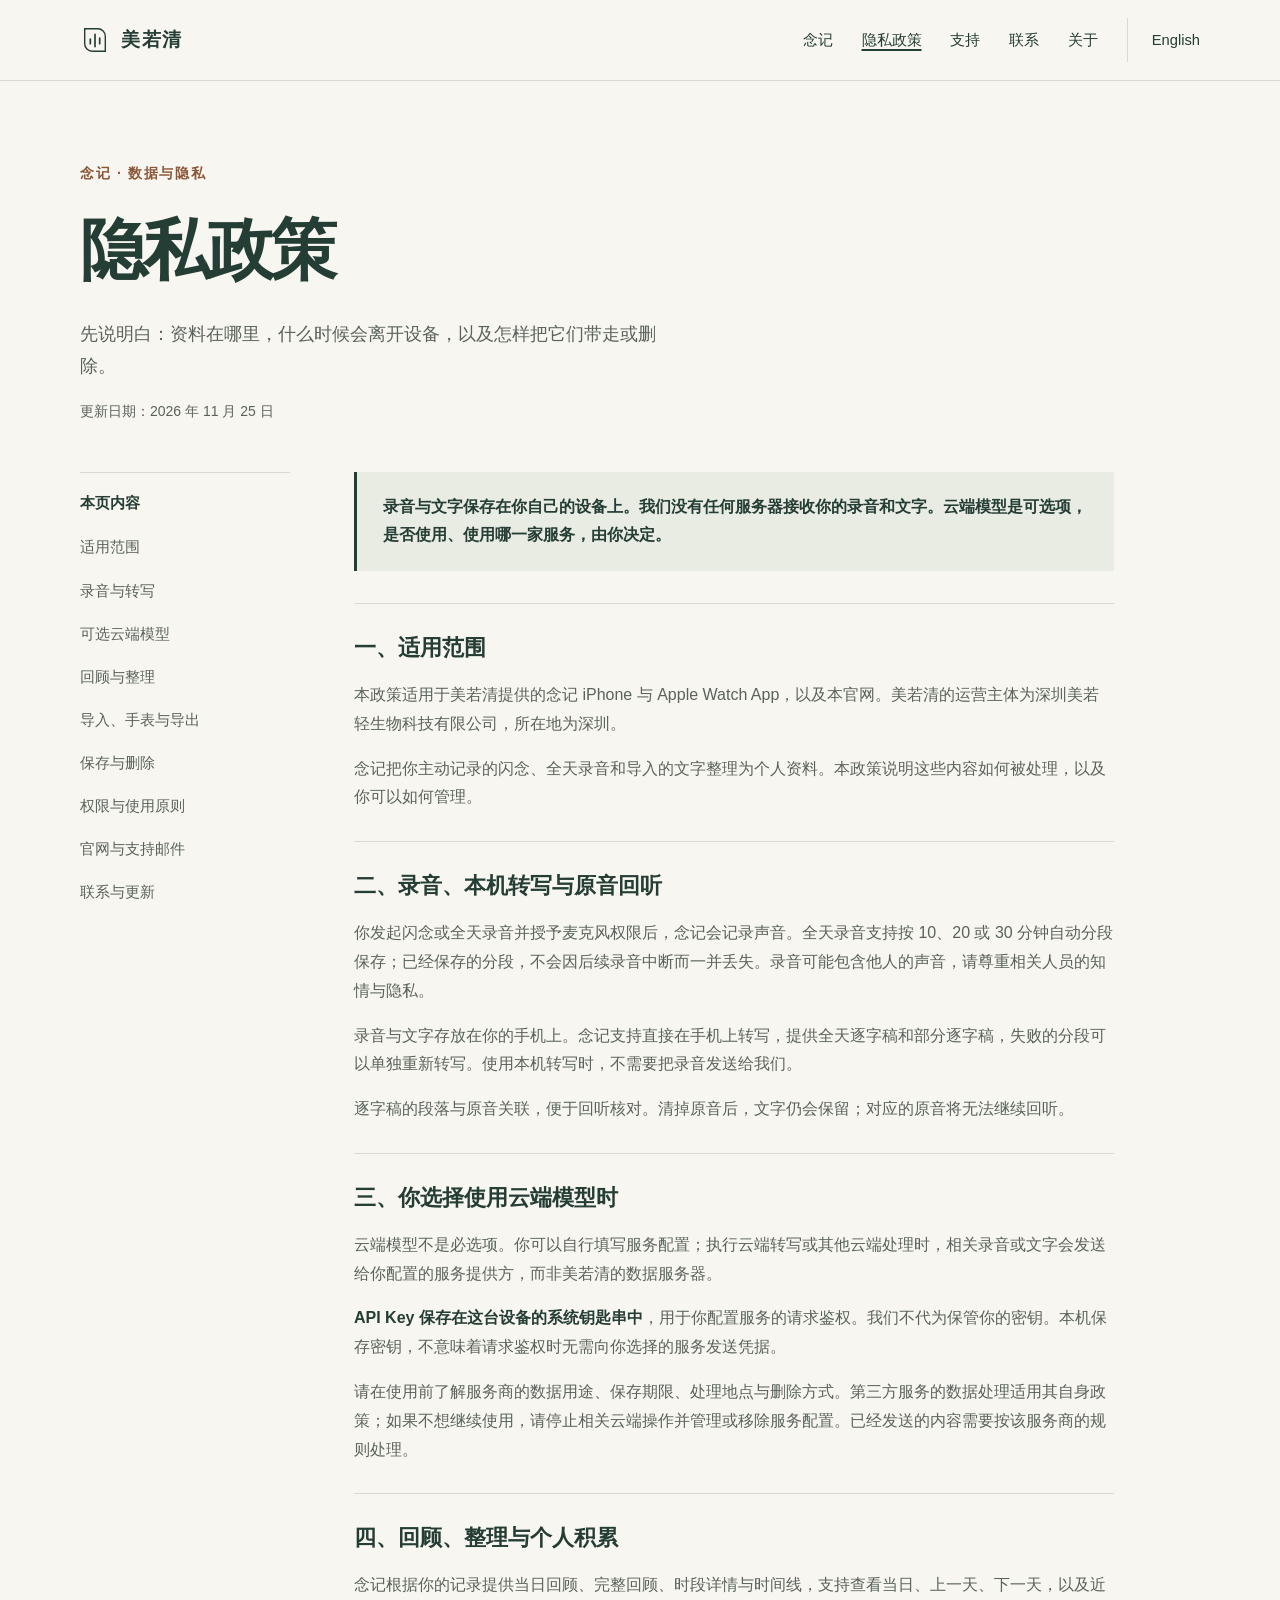
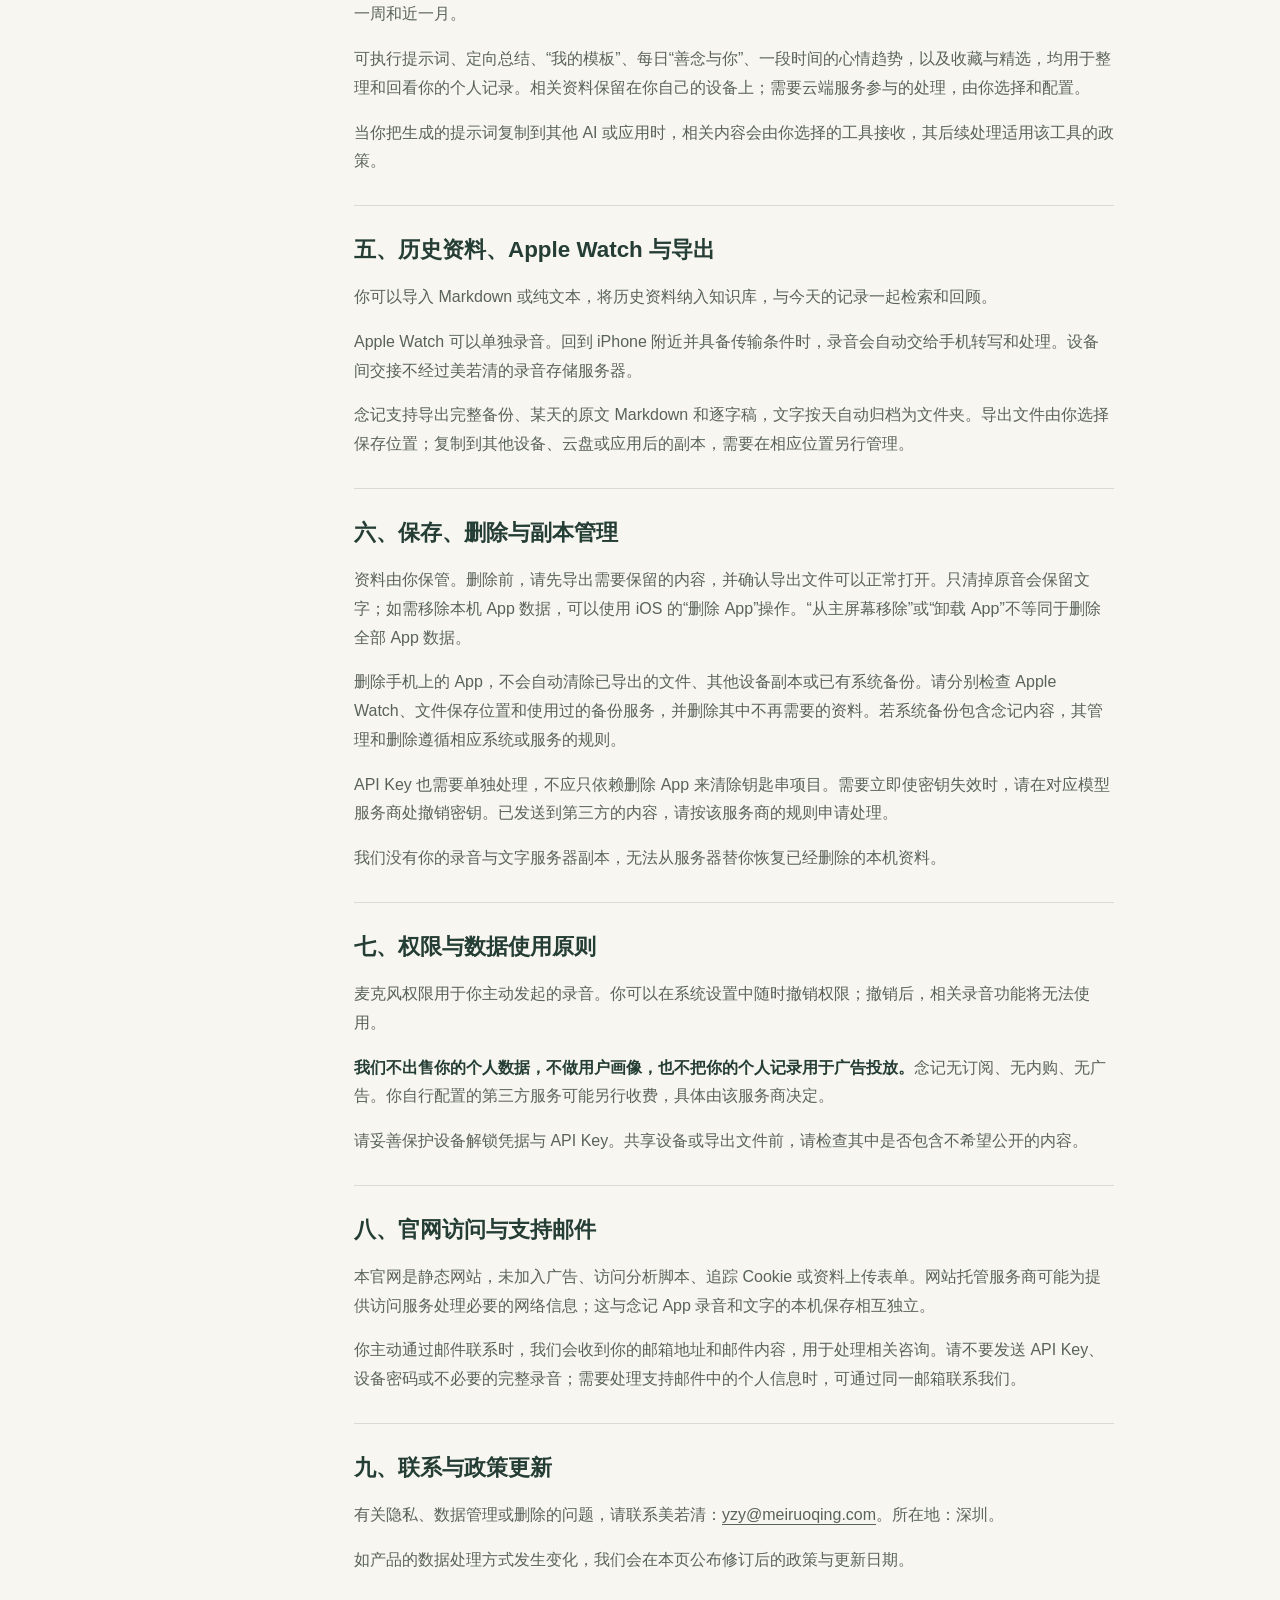
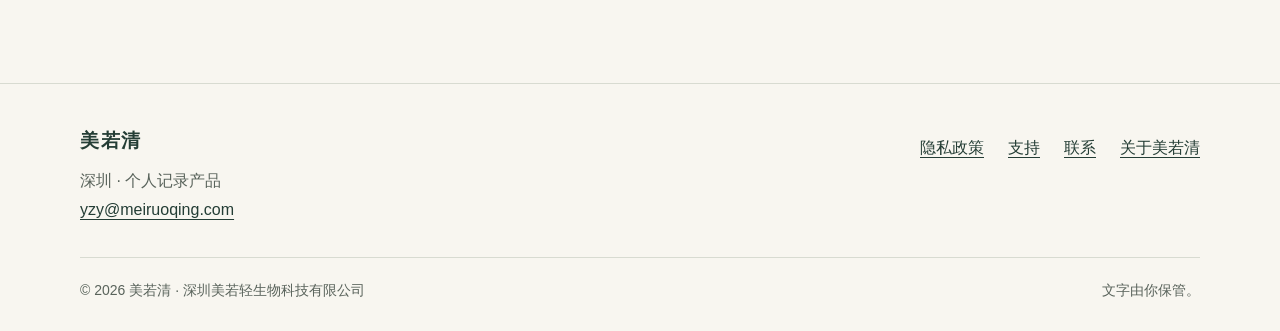
<file: privacy.html>
<!doctype html>
<html lang="zh-CN">
<head>
  <meta charset="utf-8">
  <meta name="viewport" content="width=device-width, initial-scale=1">
  <title>隐私政策 — 念记 · 美若清</title>
  <meta name="description" content="了解念记的本机录音与文字保存、可选云端模型、设备钥匙串、Apple Watch 交接、导入导出、删除方式和隐私联系方式。">
  <meta property="og:title" content="隐私政策 — 念记 · 美若清">
  <meta property="og:description" content="了解念记的本机录音与文字保存、可选云端模型、设备钥匙串、Apple Watch 交接、导入导出、删除方式和隐私联系方式。">
  <meta property="og:type" content="website">
  <meta property="og:site_name" content="美若清">
  <meta name="theme-color" content="#f8f6f0">
  <link rel="icon" href="icon.svg" type="image/svg+xml">
  <link rel="stylesheet" href="styles.css">
  <script src="script.js" defer></script>
</head>
<body>
  <a class="skip-link" href="#main">跳至主要内容</a>
  <header class="site-header">
    <div class="wrap header-inner">
      <a class="brand" href="index.html" aria-label="美若清首页">
        <svg viewBox="0 0 32 32" fill="none" aria-hidden="true"><path d="M5 4h14a8 8 0 0 1 8 8v16H13a8 8 0 0 1-8-8V4Z" stroke="currentColor" stroke-width="1.5"/><path d="M11 15v5m5-10v13m5-9v6" stroke="currentColor" stroke-width="1.8" stroke-linecap="round"/></svg>
        <span lang="zh-CN">美若清</span>
      </a>
      <button class="nav-toggle" type="button" aria-expanded="false" aria-controls="site-nav">菜单</button>
      <nav class="site-nav" id="site-nav" aria-label="主要导航">
        <a href="index.html">念记</a>
        <a href="privacy.html" aria-current="page">隐私政策</a>
        <a href="support.html">支持</a>
        <a href="contact.html">联系</a>
        <a href="about.html">关于</a>
        <a class="language" href="en.html" lang="en" hreflang="en">English</a>
      </nav>
    </div>
  </header>
  <main id="main" class="wrap" tabindex="-1">
    <header class="page-heading">
      <p class="eyebrow">念记 · 数据与隐私</p>
      <h1>隐私政策</h1>
      <p class="lead">先说明白：资料在哪里，什么时候会离开设备，以及怎样把它们带走或删除。</p>
      <p class="note">更新日期：<time datetime="2026-11-25">2026 年 11 月 25 日</time></p>
    </header>
    <div class="document-layout">
      <nav class="toc" aria-label="隐私政策目录">
        <strong>本页内容</strong>
        <a href="#scope">适用范围</a><a href="#recordings">录音与转写</a><a href="#cloud">可选云端模型</a><a href="#organizing">回顾与整理</a><a href="#transfers">导入、手表与导出</a><a href="#deletion">保存与删除</a><a href="#permissions">权限与使用原则</a><a href="#website">官网与支持邮件</a><a href="#contact">联系与更新</a>
      </nav>
      <div class="prose">
        <div class="callout"><strong>录音与文字保存在你自己的设备上。我们没有任何服务器接收你的录音和文字。云端模型是可选项，是否使用、使用哪一家服务，由你决定。</strong></div>
        <section id="scope"><h2>一、适用范围</h2>
          <p>本政策适用于美若清提供的念记 iPhone 与 Apple Watch App，以及本官网。美若清的运营主体为深圳美若轻生物科技有限公司，所在地为深圳。</p>
          <p>念记把你主动记录的闪念、全天录音和导入的文字整理为个人资料。本政策说明这些内容如何被处理，以及你可以如何管理。</p>
        </section>
        <section id="recordings"><h2>二、录音、本机转写与原音回听</h2>
          <p>你发起闪念或全天录音并授予麦克风权限后，念记会记录声音。全天录音支持按 10、20 或 30 分钟自动分段保存；已经保存的分段，不会因后续录音中断而一并丢失。录音可能包含他人的声音，请尊重相关人员的知情与隐私。</p>
          <p>录音与文字存放在你的手机上。念记支持直接在手机上转写，提供全天逐字稿和部分逐字稿，失败的分段可以单独重新转写。使用本机转写时，不需要把录音发送给我们。</p>
          <p>逐字稿的段落与原音关联，便于回听核对。清掉原音后，文字仍会保留；对应的原音将无法继续回听。</p>
        </section>
        <section id="cloud"><h2>三、你选择使用云端模型时</h2>
          <p>云端模型不是必选项。你可以自行填写服务配置；执行云端转写或其他云端处理时，相关录音或文字会发送给你配置的服务提供方，而非美若清的数据服务器。</p>
          <p><strong>API Key 保存在这台设备的系统钥匙串中</strong>，用于你配置服务的请求鉴权。我们不代为保管你的密钥。本机保存密钥，不意味着请求鉴权时无需向你选择的服务发送凭据。</p>
          <p>请在使用前了解服务商的数据用途、保存期限、处理地点与删除方式。第三方服务的数据处理适用其自身政策；如果不想继续使用，请停止相关云端操作并管理或移除服务配置。已经发送的内容需要按该服务商的规则处理。</p>
        </section>
        <section id="organizing"><h2>四、回顾、整理与个人积累</h2>
          <p>念记根据你的记录提供当日回顾、完整回顾、时段详情与时间线，支持查看当日、上一天、下一天，以及近一周和近一月。</p>
          <p>可执行提示词、定向总结、“我的模板”、每日“善念与你”、一段时间的心情趋势，以及收藏与精选，均用于整理和回看你的个人记录。相关资料保留在你自己的设备上；需要云端服务参与的处理，由你选择和配置。</p>
          <p>当你把生成的提示词复制到其他 AI 或应用时，相关内容会由你选择的工具接收，其后续处理适用该工具的政策。</p>
        </section>
        <section id="transfers"><h2>五、历史资料、Apple Watch 与导出</h2>
          <p>你可以导入 Markdown 或纯文本，将历史资料纳入知识库，与今天的记录一起检索和回顾。</p>
          <p>Apple Watch 可以单独录音。回到 iPhone 附近并具备传输条件时，录音会自动交给手机转写和处理。设备间交接不经过美若清的录音存储服务器。</p>
          <p>念记支持导出完整备份、某天的原文 Markdown 和逐字稿，文字按天自动归档为文件夹。导出文件由你选择保存位置；复制到其他设备、云盘或应用后的副本，需要在相应位置另行管理。</p>
        </section>
        <section id="deletion"><h2>六、保存、删除与副本管理</h2>
          <p>资料由你保管。删除前，请先导出需要保留的内容，并确认导出文件可以正常打开。只清掉原音会保留文字；如需移除本机 App 数据，可以使用 iOS 的“删除 App”操作。“从主屏幕移除”或“卸载 App”不等同于删除全部 App 数据。</p>
          <p>删除手机上的 App，不会自动清除已导出的文件、其他设备副本或已有系统备份。请分别检查 Apple Watch、文件保存位置和使用过的备份服务，并删除其中不再需要的资料。若系统备份包含念记内容，其管理和删除遵循相应系统或服务的规则。</p>
          <p>API Key 也需要单独处理，不应只依赖删除 App 来清除钥匙串项目。需要立即使密钥失效时，请在对应模型服务商处撤销密钥。已发送到第三方的内容，请按该服务商的规则申请处理。</p>
          <p>我们没有你的录音与文字服务器副本，无法从服务器替你恢复已经删除的本机资料。</p>
        </section>
        <section id="permissions"><h2>七、权限与数据使用原则</h2>
          <p>麦克风权限用于你主动发起的录音。你可以在系统设置中随时撤销权限；撤销后，相关录音功能将无法使用。</p>
          <p><strong>我们不出售你的个人数据，不做用户画像，也不把你的个人记录用于广告投放。</strong>念记无订阅、无内购、无广告。你自行配置的第三方服务可能另行收费，具体由该服务商决定。</p>
          <p>请妥善保护设备解锁凭据与 API Key。共享设备或导出文件前，请检查其中是否包含不希望公开的内容。</p>
        </section>
        <section id="website"><h2>八、官网访问与支持邮件</h2>
          <p>本官网是静态网站，未加入广告、访问分析脚本、追踪 Cookie 或资料上传表单。网站托管服务商可能为提供访问服务处理必要的网络信息；这与念记 App 录音和文字的本机保存相互独立。</p>
          <p>你主动通过邮件联系时，我们会收到你的邮箱地址和邮件内容，用于处理相关咨询。请不要发送 API Key、设备密码或不必要的完整录音；需要处理支持邮件中的个人信息时，可通过同一邮箱联系我们。</p>
        </section>
        <section id="contact"><h2>九、联系与政策更新</h2>
          <p>有关隐私、数据管理或删除的问题，请联系美若清：<a href="mailto:yzy@meiruoqing.com">yzy@meiruoqing.com</a>。所在地：深圳。</p>
          <p>如产品的数据处理方式发生变化，我们会在本页公布修订后的政策与更新日期。</p>
        </section>
      </div>
    </div>
  </main>
  <footer class="site-footer">
    <div class="wrap">
      <div class="footer-top">
        <div>
          <a class="brand" href="index.html" lang="zh-CN">美若清</a>
          <p>深圳 · 个人记录产品</p>
          <a href="mailto:yzy@meiruoqing.com">yzy@meiruoqing.com</a>
        </div>
        <nav class="footer-links" aria-label="页脚导航">
          <a href="privacy.html">隐私政策</a>
          <a href="support.html">支持</a>
          <a href="contact.html">联系</a>
          <a href="about.html">关于美若清</a>
        </nav>
      </div>
      <div class="footer-bottom">
        <span lang="zh-CN">© <span data-year>2026</span> 美若清 · 深圳美若轻生物科技有限公司</span>
        <span>文字由你保管。</span>
      </div>
    </div>
  </footer>
</body>
</html>
</file>
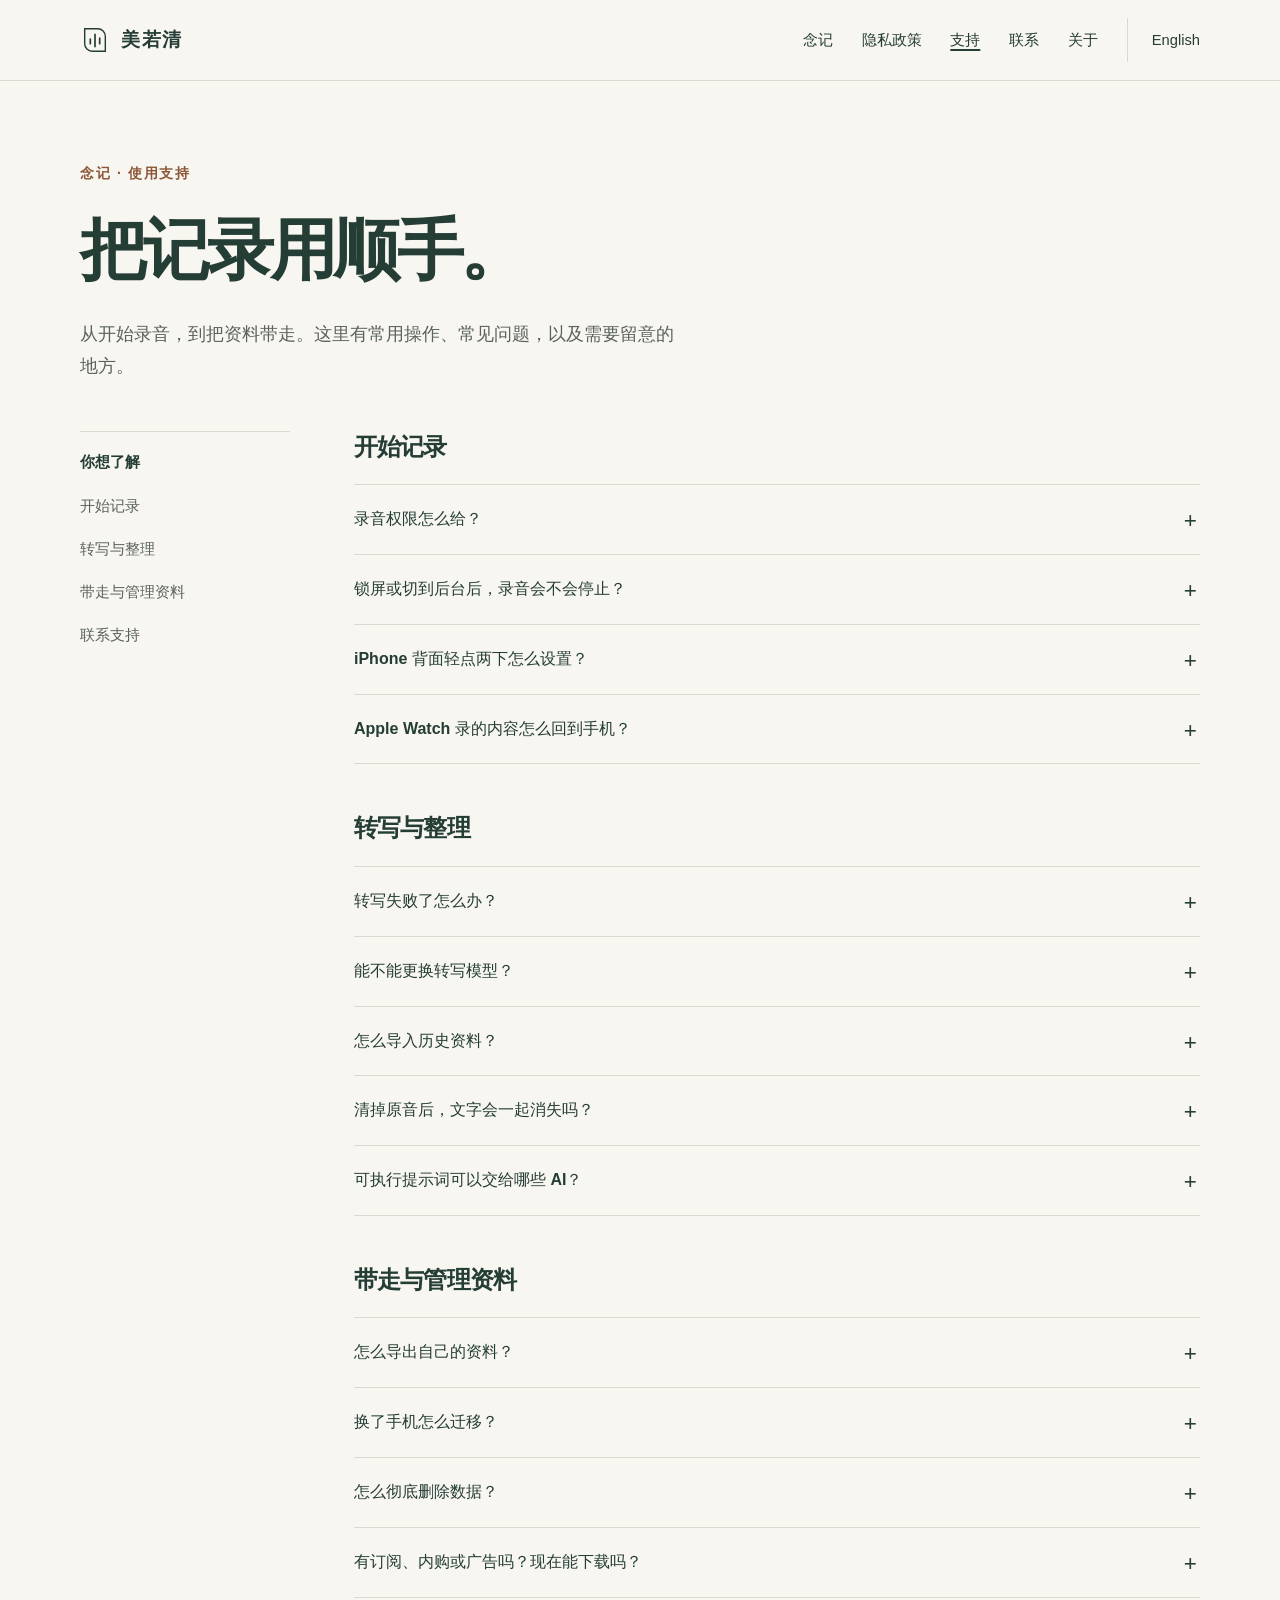
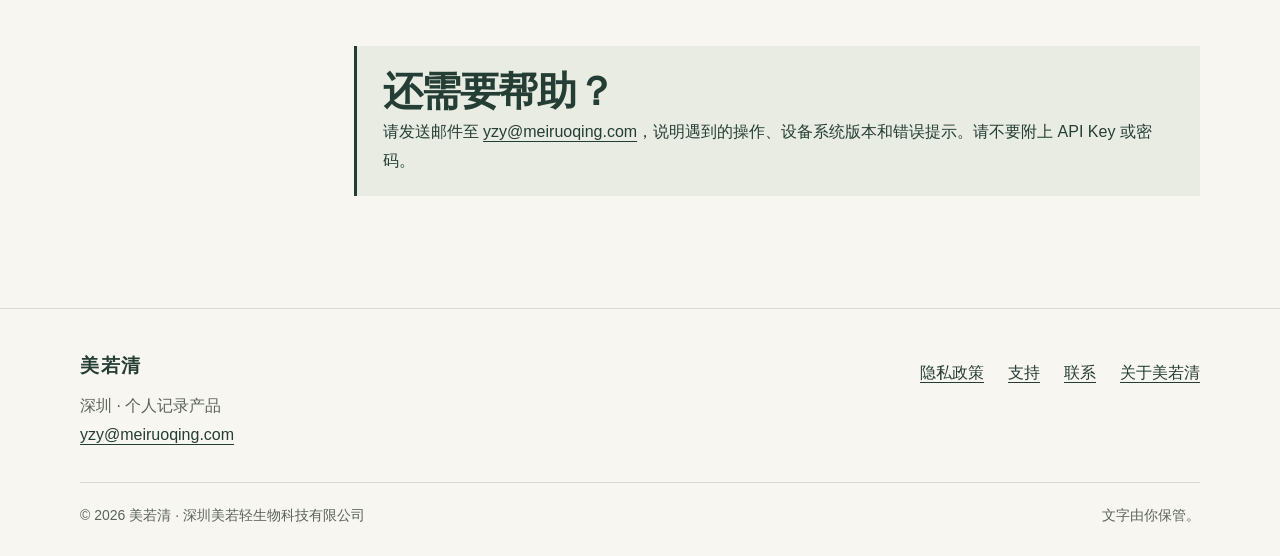
<file: support.html>
<!doctype html>
<html lang="zh-CN">
<head>
  <meta charset="utf-8">
  <meta name="viewport" content="width=device-width, initial-scale=1">
  <title>支持与常见问题 — 念记 · 美若清</title>
  <meta name="description" content="念记使用支持：录音权限、后台录音、逐段重新转写、更换模型、知识库导入、导出与换机迁移、数据删除和 Apple Watch 录音交接。">
  <meta property="og:title" content="支持与常见问题 — 念记 · 美若清">
  <meta property="og:description" content="念记使用支持：录音权限、后台录音、逐段重新转写、更换模型、知识库导入、导出与换机迁移、数据删除和 Apple Watch 录音交接。">
  <meta property="og:type" content="website">
  <meta property="og:site_name" content="美若清">
  <meta name="theme-color" content="#f8f6f0">
  <link rel="icon" href="icon.svg" type="image/svg+xml">
  <link rel="stylesheet" href="styles.css">
  <script src="script.js" defer></script>
</head>
<body>
  <a class="skip-link" href="#main">跳至主要内容</a>
  <header class="site-header">
    <div class="wrap header-inner">
      <a class="brand" href="index.html" aria-label="美若清首页">
        <svg viewBox="0 0 32 32" fill="none" aria-hidden="true"><path d="M5 4h14a8 8 0 0 1 8 8v16H13a8 8 0 0 1-8-8V4Z" stroke="currentColor" stroke-width="1.5"/><path d="M11 15v5m5-10v13m5-9v6" stroke="currentColor" stroke-width="1.8" stroke-linecap="round"/></svg>
        <span lang="zh-CN">美若清</span>
      </a>
      <button class="nav-toggle" type="button" aria-expanded="false" aria-controls="site-nav">菜单</button>
      <nav class="site-nav" id="site-nav" aria-label="主要导航">
        <a href="index.html">念记</a>
        <a href="privacy.html">隐私政策</a>
        <a href="support.html" aria-current="page">支持</a>
        <a href="contact.html">联系</a>
        <a href="about.html">关于</a>
        <a class="language" href="en.html" lang="en" hreflang="en">English</a>
      </nav>
    </div>
  </header>
  <main id="main" class="wrap" tabindex="-1">
    <header class="page-heading">
      <p class="eyebrow">念记 · 使用支持</p><h1>把记录用顺手。</h1>
      <p class="lead">从开始录音，到把资料带走。这里有常用操作、常见问题，以及需要留意的地方。</p>
    </header>
    <div class="document-layout">
      <nav class="toc" aria-label="支持目录"><strong>你想了解</strong><a href="#recording-help">开始记录</a><a href="#transcription-help">转写与整理</a><a href="#data-help">带走与管理资料</a><a href="#help-contact">联系支持</a></nav>
      <div>
        <section class="faq-group" id="recording-help">
          <h2>开始记录</h2>
          <details id="microphone"><summary>录音权限怎么给？</summary><div class="faq-answer"><p>第一次开始录音时，允许念记使用麦克风。如果之前拒绝过，在 iPhone 的“设置 → 隐私与安全 → 麦克风”中开启念记的权限。若列表中没有念记，先回到 App 尝试开始一次录音，再检查权限列表。</p></div></details>
          <details id="background"><summary>锁屏或切到后台后，录音会不会停止？</summary><div class="faq-answer"><p>念记支持持续录音和分段保存，但来电、系统音频中断、设备关机或强制退出 App 等情况可能打断录音，不能保证所有情况下都连续运行。</p><p>开始较长录音前，检查电量和可用空间。发生中断后，回到念记确认状态；已保存的分段会保留。</p></div></details>
          <details id="back-tap"><summary>iPhone 背面轻点两下怎么设置？</summary><div class="faq-answer"><p>在支持该功能的 iPhone 上，进入“设置 → 辅助功能 → 触控 → 轻点背面”，为“轻点两下”选择相应操作，并按念记实际提供的配置方式完成关联。系统名称可能随版本不同；若找不到对应操作，请联系我们协助确认。</p><p>设置完成后先试录一小段，确认轻点两下可以开始、再轻点两下可以结束。也可以直接在念记首页使用轻点两下。</p></div></details>
          <details id="watch"><summary>Apple Watch 录的内容怎么回到手机？</summary><div class="faq-answer"><p>Apple Watch 可以单独录音，回到 iPhone 附近时会自动把录音交给手机转写和处理。如果暂时没看到，先确认两台设备的连接状态，再在手机上检查录音与处理结果。</p><p>确认交接完成前，保留手表上的录音，不要删除 App 或抹掉手表。</p></div></details>
        </section>
        <section class="faq-group" id="transcription-help">
          <h2>转写与整理</h2>
          <details id="retry"><summary>转写失败了怎么办？</summary><div class="faq-answer"><p>先保留原音，找到失败的分段，单独重新转写即可，不必重做整天的记录。本机转写可先检查可用空间与 App 状态；使用自配云端模型时，还需检查网络、服务配置、API Key 是否有效和服务是否可用。</p><p>如果仍然失败，请把错误提示发给我们，不要发送密钥。</p></div></details>
          <details id="models"><summary>能不能更换转写模型？</summary><div class="faq-answer"><p>可以使用手机上的转写，也可以自行配置云端模型并调整服务配置。具体模型是否可用，取决于它与念记所支持接口的兼容情况。修改后建议先测试较短的分段，保留尚未成功转写的原音。</p><p>云端服务的收费和数据处理规则由相应服务商决定。</p></div></details>
          <details id="import"><summary>怎么导入历史资料？</summary><div class="faq-answer"><p>在知识库中导入 Markdown 或纯文本文件。导入后，过去写下的东西与今天的记录可以一起被检索和回顾。建议保留原文件，先导入一份较小的资料，确认文字显示正常。</p></div></details>
          <details id="audio"><summary>清掉原音后，文字会一起消失吗？</summary><div class="faq-answer"><p>不会。清掉原音后，逐字稿仍然保留，但对应段落无法再回听。如果以后还需要核对当时的说法，请先保留相关原音。</p></div></details>
          <details id="prompts"><summary>可执行提示词可以交给哪些 AI？</summary><div class="faq-answer"><p>从当天记录生成提示词后，可以复制到你选择的任意 AI 中使用。定向总结和“我的模板”可以帮助你调整整理方向。</p><p>发送前，请检查其中是否包含不想交给第三方的内容。被复制过去的资料将由对应 AI 服务接收。</p></div></details>
        </section>
        <section class="faq-group" id="data-help">
          <h2>带走与管理资料</h2>
          <details id="export"><summary>怎么导出自己的资料？</summary><div class="faq-answer"><p>念记提供完整备份、某天的原文 Markdown 和逐字稿导出。按需要选择范围，并保存到自己的文件位置。文字按天归档为文件夹；导出后先打开检查，再进行清理或迁移。</p></div></details>
          <details id="migration"><summary>换了手机怎么迁移？</summary><div class="faq-answer"><p>先在旧手机导出完整备份，并另外保存重要日期的 Markdown 或逐字稿。新手机可以通过知识库导入 Markdown 或纯文本，将这些文字作为历史资料保留。</p><p>如果还需要迁移原音、原音与文字的关联、收藏或其他 App 状态，请先联系我们确认适合的迁移方式。确认新手机资料完整前，保留旧手机和导出文件。</p></div></details>
          <details id="delete"><summary>怎么彻底删除数据？</summary><div class="faq-answer"><p>确认不再需要保留后，可以通过 iOS 的“删除 App”移除本机 App 及其数据；仅从主屏幕移除或“卸载 App”不是同一件事。还需分别处理 Apple Watch 中的录音、导出文件、其他设备副本与已有备份。</p><p>API Key 需要单独处理，必要时在服务商处撤销；已经发送给云端模型的内容，也需按该服务商的规则申请删除。完整说明见<a href="privacy.html#deletion">隐私政策中的保存与删除</a>。</p></div></details>
          <details id="pricing"><summary>有订阅、内购或广告吗？现在能下载吗？</summary><div class="faq-answer"><p>念记无订阅、无内购、无广告。自行配置的云端模型服务可能由服务商另行收费。</p><p>App Store 下载链接尚未公布，官网入口将在链接确认后更新。</p></div></details>
        </section>
        <section class="callout" id="help-contact" aria-labelledby="help-title">
          <h2 id="help-title">还需要帮助？</h2>
          <p>请发送邮件至 <a href="mailto:yzy@meiruoqing.com">yzy@meiruoqing.com</a>，说明遇到的操作、设备系统版本和错误提示。请不要附上 API Key 或密码。</p>
        </section>
      </div>
    </div>
  </main>
  <footer class="site-footer">
    <div class="wrap">
      <div class="footer-top">
        <div>
          <a class="brand" href="index.html" lang="zh-CN">美若清</a>
          <p>深圳 · 个人记录产品</p>
          <a href="mailto:yzy@meiruoqing.com">yzy@meiruoqing.com</a>
        </div>
        <nav class="footer-links" aria-label="页脚导航">
          <a href="privacy.html">隐私政策</a>
          <a href="support.html">支持</a>
          <a href="contact.html">联系</a>
          <a href="about.html">关于美若清</a>
        </nav>
      </div>
      <div class="footer-bottom">
        <span lang="zh-CN">© <span data-year>2026</span> 美若清 · 深圳美若轻生物科技有限公司</span>
        <span>文字由你保管。</span>
      </div>
    </div>
  </footer>
</body>
</html>
</file>
<file: styles.css>
:root {
  color-scheme: light;
  --paper: #f8f6f0;
  --white: #fffefa;
  --ink: #243d35;
  --muted: #59635b;
  --accent: #8c5738;
  --line: #d8dbd1;
  --wash: #e9ece3;
  --font: -apple-system, BlinkMacSystemFont, "Segoe UI", "PingFang SC", "Hiragino Sans GB", "Microsoft YaHei", sans-serif;
}
* { box-sizing: border-box; }
html { scroll-behavior: smooth; scroll-padding-top: 6rem; }
body { margin: 0; background: var(--paper); color: var(--ink); font: 1rem/1.8 var(--font); -webkit-font-smoothing: antialiased; }
a { color: inherit; text-underline-offset: .25em; }
a:hover { color: var(--accent); }
button { font: inherit; cursor: pointer; }
button, a, summary { -webkit-tap-highlight-color: transparent; }
:focus-visible { outline: 3px solid var(--accent); outline-offset: 5px; }
[hidden] { display: none !important; }
svg { display: block; max-width: 100%; }
h1, h2, h3, p, figure, blockquote { margin: 0; }
h1, h2, h3 { line-height: 1.3; font-weight: 600; text-wrap: balance; }
h1 { font-size: clamp(2.5rem, 5.2vw, 4.6rem); letter-spacing: -.055em; }
h2 { font-size: clamp(1.9rem, 3.1vw, 2.8rem); letter-spacing: -.035em; }
h3 { font-size: 1.22rem; }
p + p { margin-top: 1rem; }
ul, ol { padding-left: 1.4rem; }
li + li { margin-top: .6rem; }
.wrap { width: min(1120px, calc(100% - 3rem)); margin-inline: auto; }
.skip-link { position: fixed; z-index: 100; top: .6rem; left: 1rem; padding: .6rem 1rem; background: var(--ink); color: white; transform: translateY(-160%); }
.skip-link:focus { transform: translateY(0); }
.site-header { position: sticky; top: 0; z-index: 20; border-bottom: 1px solid var(--line); background: var(--paper); }
.header-inner { min-height: 80px; display: flex; align-items: center; justify-content: space-between; gap: 1.5rem; }
.brand { display: inline-flex; align-items: center; gap: .7rem; font-size: 1.2rem; font-weight: 650; letter-spacing: .08em; text-decoration: none; white-space: nowrap; }
.brand svg { width: 30px; height: 30px; }
.site-nav { display: flex; align-items: center; gap: 1.8rem; }
.site-nav a { display: inline-flex; align-items: center; min-height: 44px; text-decoration: none; font-size: .92rem; }
.site-nav a[aria-current="page"] { text-decoration: underline; text-decoration-thickness: 2px; }
.site-nav .language { padding-left: 1.5rem; border-left: 1px solid var(--line); }
.nav-toggle { display: none; border: 1px solid var(--line); background: transparent; color: var(--ink); padding: .45rem .8rem; min-height: 44px; }
.eyebrow { color: var(--accent); font-size: .875rem; letter-spacing: .12em; font-weight: 600; margin-bottom: 1.3rem; }
.lead { color: var(--muted); font-size: 1.13rem; max-width: 38rem; }
.note { color: var(--muted); font-size: .875rem; }
.hero { display: grid; grid-template-columns: 1.15fr 1fr; gap: 2.5rem; align-items: center; padding-block: 6rem 4rem; }
.hero h1 { margin-bottom: 1.7rem; font-size: clamp(2rem, 4.3vw, 3.6rem); }
.hero .lead { max-width: 31rem; }
.hero-actions { display: flex; align-items: center; flex-wrap: wrap; gap: 1.4rem; margin-top: 2rem; }
.button { min-height: 48px; display: inline-flex; align-items: center; justify-content: center; padding: .75rem 1.4rem; border: 1px solid var(--ink); border-radius: 3px; background: var(--ink); color: var(--white); font-weight: 500; text-decoration: none; }
.button:hover { background: #355347; color: var(--white); }
.text-link { display: inline-block; padding-block: .6rem; font-weight: 500; }
.hero .note { margin-top: 1.2rem; }
.visual { position: relative; display: grid; place-items: center; padding: 1.8rem 0 2rem; isolation: isolate; }
.visual::before { content: ""; position: absolute; z-index: -2; width: 100%; aspect-ratio: 1; border-radius: 50%; background: radial-gradient(ellipse, #dfe5d8 0%, #edf0e6 43%, transparent 70%); }
.paper-sheet { position: absolute; z-index: -1; width: 72%; height: 74%; background: repeating-linear-gradient(var(--white), var(--white) 31px, #e5e5db 32px); border: 1px solid var(--line); transform: rotate(-12deg); }
.phone { width: min(278px, calc(100% - 2rem)); padding: 10px; border: 1px solid #a4aaa0; border-radius: 42px; background: #e5e7df; box-shadow: 0 24px 60px #243d351a; transform: rotate(3deg); }
.phone-screen { min-height: 458px; overflow: hidden; padding: 1rem 1.3rem 1.5rem; border-radius: 32px; background: var(--white); }
.phone-speaker { width: 58px; height: 6px; margin: 0 auto 1.6rem; border-radius: 8px; background: var(--ink); }
.mock-top { display: flex; align-items: baseline; justify-content: space-between; border-bottom: 1px solid var(--line); padding-bottom: .7rem; font-size: .875rem; }
.mock-top strong { font-size: 1.2rem; }
.mock-title { margin: 1.4rem 0; font-size: 1.5rem; line-height: 1.5; letter-spacing: -.03em; }
.mock-entry { border-left: 2px solid var(--accent); padding-left: .8rem; margin-bottom: 1.4rem; }
.mock-entry small { color: var(--muted); font-size: .8125rem; }
.mock-entry p { margin-top: .3rem; font-size: .94rem; }
.wave { height: 45px; width: 100%; color: var(--ink); }
.mock-action { text-align: center; border-top: 1px solid var(--line); margin-top: .8rem; padding-top: .8rem; font-size: .875rem; }
.visual figcaption { margin-top: 2rem; font-size: .8125rem; color: var(--muted); text-align: center; }
.principles { display: flex; justify-content: space-between; gap: 1rem; padding-block: 1.4rem; border-block: 1px solid var(--line); color: var(--muted); font-size: .94rem; }
.section { padding-block: 6rem; }
.section-heading { display: grid; grid-template-columns: 1.1fr 1fr; gap: 3rem; align-items: end; margin-bottom: 3rem; }
.section-heading .eyebrow { margin-bottom: .8rem; }
.section-heading p { color: var(--muted); max-width: 29rem; }
.feature-grid { display: grid; grid-template-columns: repeat(2, 1fr); column-gap: 4rem; }
.feature { padding: 2rem 0; border-top: 1px solid var(--line); }
.feature-label { display: block; margin-bottom: .65rem; color: var(--accent); font-size: .875rem; }
.feature p { margin-top: 1rem; color: var(--muted); }
.day-section { border-block: 1px solid var(--line); background: var(--wash); }
.day-grid { display: grid; grid-template-columns: repeat(3, 1fr); gap: 3rem; }
.day-step { border-top: 1px solid #aeb9a9; padding-top: 1.5rem; }
.day-step time, .day-step .day-time { display: block; margin-bottom: 1rem; color: var(--accent); font-size: .94rem; }
.day-step p { margin-top: 1rem; color: var(--muted); }
.split { display: grid; grid-template-columns: 1fr 1fr; align-items: center; gap: 5rem; }
.split .lead { margin-top: 1.5rem; }
.ownership { border-block: 1px solid var(--line); padding: 2.4rem 0; }
.ownership p { color: var(--muted); }
.ownership p + p { padding-top: 1rem; border-top: 1px solid var(--line); }
.ownership strong { display: block; margin-bottom: .35rem; color: var(--ink); }
.watch-section { padding-top: 0; }
.watch-art { display: grid; justify-items: center; }
.watch-strap { width: 130px; height: 42px; background: repeating-linear-gradient(90deg, #d2d6cb 0 4px, #c7cdbf 4px 6px); }
.watch-strap:first-child { border-radius: 18px 18px 0 0; }
.watch-strap:last-of-type { border-radius: 0 0 18px 18px; }
.watch-face { position: relative; width: 218px; padding: 2.2rem 1.5rem; border: 7px solid #b9c0b3; border-radius: 46px; background: var(--ink); color: var(--paper); text-align: center; }
.watch-face::after { content: ""; position: absolute; right: -13px; top: 48px; width: 7px; height: 29px; border-radius: 3px; background: #9aa48f; }
.watch-face .wave { color: #e2e9ce; margin: .9rem 0; }
.watch-face p { font-size: 1.2rem; }
.watch-art figcaption { margin-top: 1.2rem; }
.download { padding: 4rem; background: var(--ink); color: var(--paper); display: grid; grid-template-columns: 1.3fr 1fr; gap: 3rem; align-items: center; }
.download .eyebrow, .download .note { color: #d8dfd0; }
.download p { margin-top: 1.1rem; }
.download .button { color: var(--ink); background: var(--paper); border-color: var(--paper); }
.download .button:hover { background: #e0e6d8; }
.download .button:focus-visible { outline-color: var(--paper); }
.download-action { text-align: right; }
.site-footer { margin-top: 5rem; padding-block: 2.5rem 1.7rem; border-top: 1px solid var(--line); }
.footer-top { display: grid; grid-template-columns: 1fr auto; gap: 2rem; }
.footer-top p { color: var(--muted); margin-top: .5rem; }
.footer-links { display: flex; flex-wrap: wrap; align-content: start; gap: .4rem 1.5rem; }
.footer-links a { padding-block: .6rem; }
.footer-bottom { display: flex; justify-content: space-between; gap: 1rem; margin-top: 2rem; padding-top: 1.3rem; border-top: 1px solid var(--line); color: var(--muted); font-size: .875rem; }
.page-heading { padding-block: 5rem 3rem; max-width: 48rem; }
.page-heading .lead { margin-top: 1.5rem; }
.page-heading .note { margin-top: 1rem; }
.document-layout { display: grid; grid-template-columns: 210px minmax(0, 1fr); gap: 4rem; align-items: start; }
.toc { position: sticky; top: 7rem; border-top: 1px solid var(--line); padding-top: 1rem; font-size: .94rem; }
.toc strong { display: block; margin-bottom: .6rem; }
.toc a { display: block; padding-block: .5rem; color: var(--muted); text-decoration: none; }
.toc a:hover { color: var(--accent); text-decoration: underline; }
.prose { max-width: 760px; }
.prose section { padding-block: 1.8rem; border-top: 1px solid var(--line); }
.prose h2 { font-size: 1.4rem; margin-bottom: 1.2rem; letter-spacing: 0; }
.prose p, .prose li { color: var(--muted); }
.prose strong { color: var(--ink); }
.prose a { overflow-wrap: anywhere; }
.callout { margin-bottom: 2rem; padding: 1.3rem 1.6rem; background: var(--wash); border-left: 3px solid var(--ink); }
.faq-group { margin-bottom: 3rem; }
.faq-group h2 { margin-bottom: 1.4rem; font-size: 1.5rem; }
.faq-group details { border-top: 1px solid var(--line); }
.faq-group details:last-child { border-bottom: 1px solid var(--line); }
.faq-group summary { cursor: pointer; padding: 1.25rem 2rem 1.25rem 0; position: relative; list-style: none; font-weight: 550; }
.faq-group summary::-webkit-details-marker { display: none; }
.faq-group summary::after { content: "+"; position: absolute; right: .2rem; top: 1rem; font-size: 1.4rem; font-weight: 400; }
.faq-group details[open] summary::after { content: "−"; }
.faq-answer { color: var(--muted); padding-bottom: 1.5rem; }
.story-quote { font-size: clamp(1.7rem, 3.2vw, 2.6rem); line-height: 1.7; letter-spacing: -.025em; padding-block: 2.4rem; border-block: 1px solid var(--line); text-wrap: balance; }
.story-body { max-width: 740px; margin: 3rem auto 0; }
.story-body section { padding-block: 2rem; }
.story-body h2 { font-size: 1.6rem; margin-bottom: 1.3rem; }
.story-body p { color: var(--muted); }
.company-info { display: grid; grid-template-columns: 7rem 1fr; gap: .9rem 1.5rem; padding: 1.5rem 0; border-block: 1px solid var(--line); }
.company-info dt { color: var(--muted); }
.company-info dd { margin: 0; overflow-wrap: anywhere; }
.modal { width: min(440px, calc(100% - 2rem)); border: 1px solid var(--line); padding: 2rem; background: var(--paper); color: var(--ink); }
.modal::backdrop { background: #15271ec4; }
.modal h2 { font-size: 1.6rem; }
.modal p { margin-block: 1rem 1.5rem; color: var(--muted); }
.contact-form { max-width: 620px; margin-top: 2.2rem; display: grid; gap: 1.6rem; }
.form-field { display: grid; gap: .55rem; }
.form-field label { font-size: .95rem; font-weight: 550; }
.form-field input, .form-field select, .form-field textarea { width: 100%; padding: .82rem 1rem; border: 1px solid var(--line); border-radius: 8px; background: var(--white); color: var(--ink); font: inherit; font-size: 1rem; }
.form-field textarea { min-height: 10rem; resize: vertical; line-height: 1.7; }
.form-field input::placeholder, .form-field textarea::placeholder { color: #99a09a; }
.form-field input:focus, .form-field select:focus, .form-field textarea:focus { border-color: var(--accent); outline: 2px solid #8c573829; outline-offset: 1px; }
.form-actions { display: flex; flex-wrap: wrap; align-items: center; gap: .9rem 1.6rem; }
.button-ghost { background: transparent; color: var(--ink); border-color: var(--line); }
.button-ghost:hover { background: var(--wash); color: var(--ink); border-color: var(--ink); }
.form-note { color: var(--muted); font-size: .88rem; line-height: 1.7; max-width: 44rem; }
.label-hint { color: var(--muted); font-size: .82rem; font-weight: 400; margin-left: .35rem; }
.form-note[data-state="ok"] { color: var(--accent); }
.form-note[data-state="warn"] { color: #9a3b2e; }
html[lang="en"] h1 { font-size: clamp(2.8rem, 5.2vw, 4.6rem); }
@media (max-width: 900px) {
  .hero { gap: 1.5rem; }
  .split { gap: 3rem; }
  .document-layout { grid-template-columns: 170px minmax(0, 1fr); gap: 2rem; }
  .site-nav { gap: 1.1rem; }
}
@media (max-width: 760px) {
  html { scroll-padding-top: 5.5rem; }
  .header-inner { min-height: 72px; flex-wrap: wrap; gap: 0; padding-block: .8rem; }
  .site-nav { width: 100%; flex-wrap: wrap; gap: .3rem 1.3rem; padding-top: .8rem; }
  .site-nav .language { padding-left: 0; border: 0; }
  .js .nav-toggle { display: inline-flex; }
  .hero { grid-template-columns: 1fr; padding-block: 3.5rem 2rem; gap: 1.5rem; }
  .hero h1 { font-size: clamp(1.75rem, 8.4vw, 2.5rem); }
  .visual { max-width: 420px; width: 100%; margin-inline: auto; padding-top: 2rem; }
  .principles { flex-wrap: wrap; justify-content: flex-start; gap: .6rem 1.8rem; }
  .section { padding-block: 3.5rem; }
  .section-heading, .split { grid-template-columns: 1fr; gap: 1.5rem; }
  .section-heading { margin-bottom: 2rem; }
  .feature-grid { grid-template-columns: 1fr; }
  .feature { padding-block: 1.6rem; }
  .day-grid { grid-template-columns: 1fr; gap: 2rem; }
  .watch-section { padding-top: 0; }
  .watch-art { order: 2; padding-top: 1.5rem; }
  .download { padding: 2rem 1.5rem; grid-template-columns: 1fr; gap: 1.8rem; }
  .download-action { text-align: left; }
  .footer-top { grid-template-columns: 1fr; gap: 1rem; }
  .footer-bottom { flex-direction: column; gap: .4rem; }
  .site-footer { margin-top: 3.5rem; }
  .page-heading { padding-block: 3.2rem 2.3rem; }
  .document-layout { grid-template-columns: 1fr; gap: 2rem; }
  .toc { position: static; display: flex; flex-wrap: wrap; gap: .2rem 1.4rem; }
  .toc strong { width: 100%; }
  .toc a { padding-block: .4rem; }
  .company-info { grid-template-columns: 1fr; gap: .3rem; }
  .company-info dd { margin-bottom: .8rem; }
}
@media (prefers-reduced-motion: reduce) {
  html { scroll-behavior: auto; }
}
@media print {
  .site-header, .site-footer, .toc, .hero-actions, .download, .nav-toggle { display: none; }
  body { background: white; color: black; }
  .wrap { width: 100%; }
  .document-layout { display: block; }
  .prose { max-width: none; }
}
</file>
